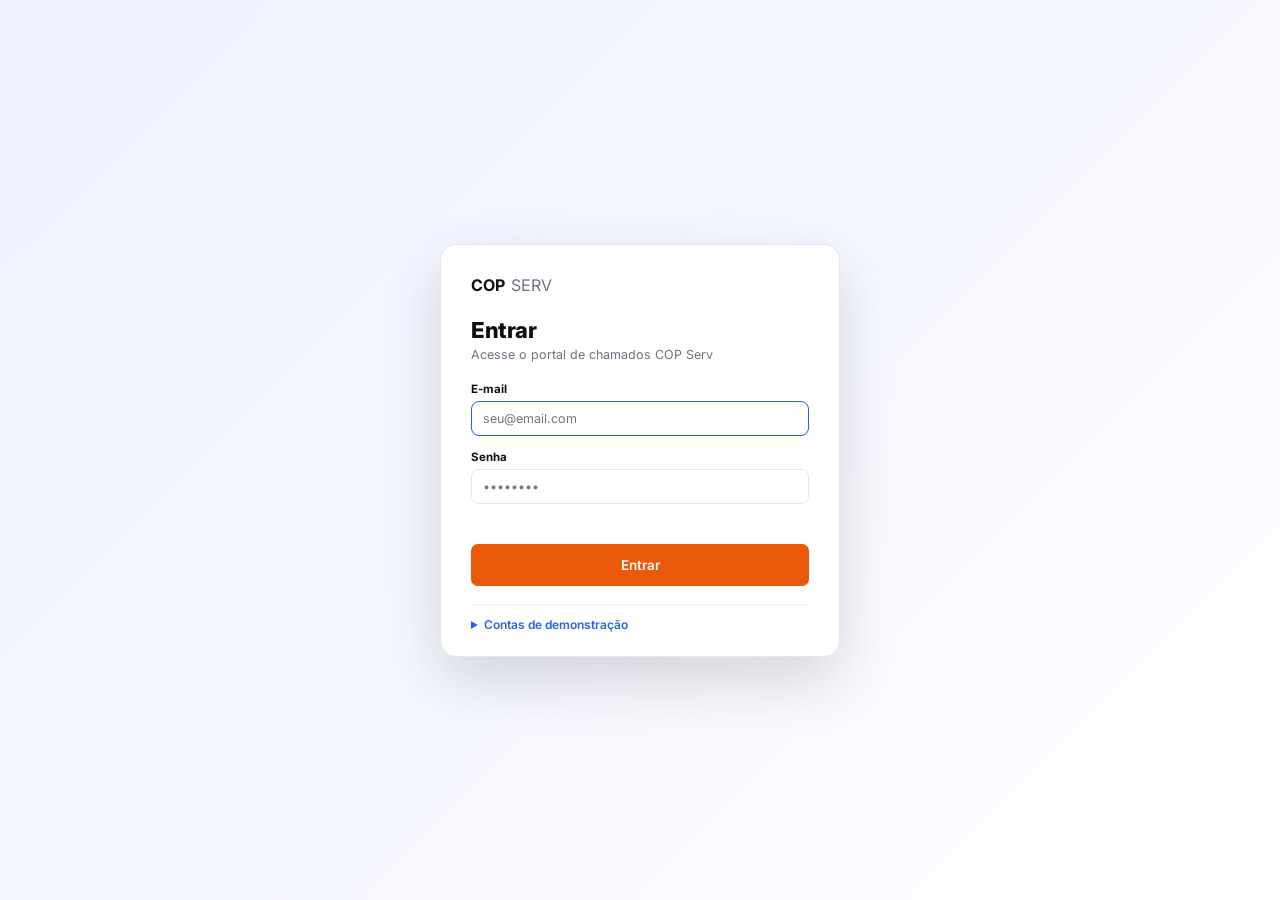
<file: index.html>
<!DOCTYPE html>
<html lang="pt-BR">
<head>
  <meta charset="UTF-8">
  <meta name="viewport" content="width=device-width, initial-scale=1.0">
  <title>COP SERV</title>
  <link rel="preconnect" href="https://fonts.googleapis.com">
  <link rel="preconnect" href="https://fonts.gstatic.com" crossorigin>
  <link href="https://fonts.googleapis.com/css2?family=Inter:wght@400;500;600;700;800&display=swap" rel="stylesheet">
  <link rel="stylesheet" href="styles.css?v=202608291315">
</head>
<body>

  <!-- HEADER (montado via JS em app.js, usa ícones de icons.js) -->
  <div class="header" id="header"></div>

  <div class="main-container">
    <!-- SIDEBAR (montado via JS) -->
    <div class="sidebar" id="sidebar"></div>

    <!-- CONTENT -->
    <div class="content-wrapper">

      <!-- OVERVIEW (esqueleto montado via JS, listas dinâmicas preenchidas por render*) -->
      <section class="view" id="view-overview">
        <div class="overview-grid" id="overview-grid"></div>
      </section>

      <!-- CATALOGO -->
      <section class="view" id="view-catalog">
        <div class="breadcrumb">Serviços &gt; Solicitar Serviço de TI</div>
        <div class="page-header">
          <div>
            <div class="page-title">Solicitar Serviço de TI</div>
            <div class="page-subtitle">Escolha um serviço para abrir um novo chamado</div>
          </div>
        </div>
        <div id="catalog-admin-bar"></div>
        <div class="filter-bar">
          <input type="text" id="catalog-search" placeholder="Buscar por nome ou descrição do serviço">
        </div>
        <div class="category-tabs" id="category-tabs"></div>
        <div id="catalog-content"></div>
      </section>

      <!-- MEUS CHAMADOS -->
      <section class="view" id="view-tickets">
        <div class="page-header">
          <div>
            <div class="page-title">Meus Chamados</div>
            <div class="page-subtitle">Acompanhe o status de tudo que você solicitou</div>
          </div>
          <button class="btn btn-primary" data-open-new-ticket>+ Novo chamado</button>
        </div>
        <div class="table-wrap panel">
          <table class="data-table">
            <thead><tr><th>ID</th><th>Serviço</th><th>Categoria</th><th>Solicitante</th><th>Prioridade</th><th>Status</th><th>Tempo aberto</th><th>Atualizado</th></tr></thead>
            <tbody id="view-tickets-body"></tbody>
          </table>
        </div>
      </section>

      <!-- MEUS ATENDIMENTOS (fila + envolvidos unificados) -->
      <section class="view" id="view-atendimentos">
        <div class="page-header">
          <div>
            <div class="page-title">Meus Atendimentos</div>
            <div class="page-subtitle" id="atend-subtitle">Chamados sob sua responsabilidade e em que você participa</div>
          </div>
          <div class="seg-control" id="atend-filter"></div>
        </div>
        <div id="atend-list"></div>
      </section>

      <!-- USUÁRIOS (admin) -->
      <section class="view" id="view-users">
        <div class="page-header">
          <div>
            <div class="page-title">Usuários</div>
            <div class="page-subtitle">Cadastre e gerencie as contas e seus papéis</div>
          </div>
          <button class="btn btn-primary" id="btn-add-user">+ Novo usuário</button>
        </div>
        <div class="table-wrap panel">
          <table class="data-table">
            <thead><tr><th>Usuário</th><th>Papel</th><th>Situação</th><th class="ta-right">Ações</th></tr></thead>
            <tbody id="users-body"></tbody>
          </table>
        </div>
      </section>

      <!-- MINHAS APROVAÇÕES -->
      <section class="view" id="view-approvals">
        <div class="page-header">
          <div>
            <div class="page-title">Minhas Aprovações</div>
            <div class="page-subtitle">Chamados aguardando sua decisão</div>
          </div>
        </div>
        <div id="approvals-full-list"></div>
      </section>

      <!-- OBSERVANDO -->
      <section class="view" id="view-watching">
        <div class="page-header">
          <div>
            <div class="page-title">Observando</div>
            <div class="page-subtitle">Chamados que você está acompanhando</div>
          </div>
        </div>
        <div class="table-wrap panel">
          <table class="data-table">
            <thead><tr><th>ID</th><th>Serviço</th><th>Categoria</th><th>Solicitante</th><th>Prioridade</th><th>Status</th><th>Tempo aberto</th><th>Atualizado</th></tr></thead>
            <tbody id="view-watching-body"></tbody>
          </table>
        </div>
      </section>

      <!-- RESULTADOS DA BUSCA -->
      <section class="view" id="view-search">
        <div class="page-header">
          <div>
            <div class="page-title">Busca</div>
            <div class="page-subtitle" id="search-subtitle">Encontre chamados por número, solicitante, responsável ou palavra-chave</div>
          </div>
        </div>
        <div id="search-results"></div>
      </section>

      <!-- MEUS ATIVOS -->
      <section class="view" id="view-assets">
        <div class="page-header">
          <div>
            <div class="page-title">Meus Ativos</div>
            <div class="page-subtitle">Equipamentos e licenças atribuídos a você</div>
          </div>
        </div>
        <div class="panel" id="assets-list"></div>
      </section>

      <!-- PÁGINA PERSONALIZADA -->
      <section class="view" id="view-page">
        <div class="page-header" id="page-view-header"></div>
        <div class="panel" id="page-view-content"></div>
      </section>

      <!-- ADMIN: PÁGINAS -->
      <section class="view" id="view-pages">
        <div class="page-header">
          <div>
            <div class="page-title">Páginas</div>
            <div class="page-subtitle">Crie páginas personalizadas — elas viram abas na barra lateral, visíveis para todos</div>
          </div>
          <button class="btn btn-primary" id="btn-add-page">+ Nova página</button>
        </div>
        <div class="table-wrap panel">
          <table class="data-table">
            <thead><tr><th>Página</th><th>Situação</th><th class="ta-right">Ações</th></tr></thead>
            <tbody id="pages-admin-body"></tbody>
          </table>
        </div>
      </section>

    </div>
  </div>

  <!-- MODAL: NOVO CHAMADO -->
  <div class="modal-overlay" id="ticket-modal">
    <div class="modal">
      <div class="modal-header">
        <div class="modal-title" id="ticket-modal-title">Abrir novo chamado</div>
        <button class="modal-close" data-close-modal="ticket">✕</button>
      </div>
      <form id="ticket-form">
        <div class="modal-body">
          <div class="form-group approval-note" id="new-ticket-approval-note" style="display:none;">
            Este serviço requer aprovação antes de ser atendido.
          </div>
          <div class="form-row">
            <div class="form-group">
              <label for="field-category">Categoria</label>
              <select class="form-control" id="field-category"></select>
            </div>
            <div class="form-group">
              <label for="field-service">Serviço</label>
              <input type="text" class="form-control" id="field-service" placeholder="Ex: Notebook">
            </div>
          </div>
          <div class="form-group">
            <label for="field-title">Título do chamado *</label>
            <input type="text" class="form-control" id="field-title" placeholder="Resumo do que você precisa" required>
          </div>
          <div class="form-group">
            <label for="field-description">Descrição *</label>
            <textarea class="form-control" id="field-description" placeholder="Descreva sua solicitação em detalhes" required></textarea>
          </div>
          <div class="form-group">
            <label for="field-priority">Prioridade</label>
            <select class="form-control" id="field-priority">
              <option>Baixa</option>
              <option selected>Média</option>
              <option>Alta</option>
              <option>Urgente</option>
            </select>
          </div>
        </div>
        <div class="modal-footer">
          <button type="button" class="btn btn-secondary" data-close-modal="ticket">Cancelar</button>
          <button type="submit" class="btn btn-primary">Enviar chamado</button>
        </div>
      </form>
    </div>
  </div>

  <!-- MODAL: DETALHE DO CHAMADO -->
  <div class="modal-overlay" id="detail-modal">
    <div class="modal">
      <div class="modal-header">
        <div class="modal-title" id="detail-modal-title">Chamado</div>
        <button class="modal-close" data-close-modal="detail">✕</button>
      </div>
      <div class="modal-body">
        <div class="detail-meta-grid" id="detail-meta"></div>
        <div class="detail-desc" id="detail-desc"></div>
        <div class="detail-participants" id="detail-participants"></div>

        <div class="action-row" id="detail-actions"></div>

        <div class="panel-header" style="margin-top:18px;">
          <div class="panel-title">Histórico</div>
        </div>
        <div class="timeline" id="detail-timeline"></div>

        <form id="detail-comment-form" class="comment-box">
          <input type="text" class="form-control" id="detail-comment-input" placeholder="Adicionar um comentário...">
          <button type="submit" class="btn btn-secondary btn-sm">Enviar</button>
        </form>
      </div>
    </div>
  </div>

  <!-- MODAL: ENCAMINHAR (hierarquia) -->
  <div class="modal-overlay" id="forward-modal">
    <div class="modal modal-sm">
      <div class="modal-header">
        <div class="modal-title">Encaminhar chamado</div>
        <button class="modal-close" data-close-modal="forward">✕</button>
      </div>
      <form id="forward-form">
        <div class="modal-body">
          <p class="modal-hint">Encaminhe <strong id="forward-ticket-label"></strong> para o próximo nível da hierarquia.</p>
          <div class="form-group">
            <label for="forward-role">Nível / papel</label>
            <select class="form-control" id="forward-role"></select>
          </div>
          <div class="form-group">
            <label for="forward-user">Responsável</label>
            <select class="form-control" id="forward-user"></select>
          </div>
          <div class="form-group">
            <label for="forward-note">Observação (opcional)</label>
            <textarea class="form-control" id="forward-note" placeholder="Instruções para quem vai atender"></textarea>
          </div>
        </div>
        <div class="modal-footer">
          <button type="button" class="btn btn-secondary" data-close-modal="forward">Cancelar</button>
          <button type="submit" class="btn btn-primary">Encaminhar</button>
        </div>
      </form>
    </div>
  </div>

  <!-- MODAL: USUÁRIO (admin) -->
  <div class="modal-overlay" id="user-modal">
    <div class="modal modal-sm">
      <div class="modal-header">
        <div class="modal-title" id="user-modal-title">Novo usuário</div>
        <button class="modal-close" data-close-modal="user">✕</button>
      </div>
      <form id="user-form">
        <div class="modal-body">
          <div class="form-group">
            <label for="u-name">Nome completo *</label>
            <input type="text" class="form-control" id="u-name" required>
          </div>
          <div class="form-group">
            <label for="u-email">E-mail (login) *</label>
            <input type="email" class="form-control" id="u-email" required>
          </div>
          <div class="form-group">
            <label for="u-password">Senha *</label>
            <input type="text" class="form-control" id="u-password" required>
            <div class="hint">Protótipo: a senha fica salva no navegador (sem criptografia).</div>
          </div>
          <div class="form-row">
            <div class="form-group">
              <label for="u-role">Papel</label>
              <select class="form-control" id="u-role"></select>
            </div>
            <div class="form-group">
              <label>Situação</label>
              <label class="switch-row"><input type="checkbox" id="u-active" checked> Ativo</label>
            </div>
          </div>
        </div>
        <div class="modal-footer">
          <button type="button" class="btn btn-secondary" data-close-modal="user">Cancelar</button>
          <button type="submit" class="btn btn-primary">Salvar</button>
        </div>
      </form>
    </div>
  </div>

  <!-- MODAL: CATEGORIA (admin) -->
  <div class="modal-overlay" id="category-modal">
    <div class="modal modal-sm">
      <div class="modal-header">
        <div class="modal-title" id="category-modal-title">Nova categoria</div>
        <button class="modal-close" data-close-modal="category">✕</button>
      </div>
      <form id="category-form">
        <div class="modal-body">
          <div class="form-row">
            <div class="form-group" style="max-width:90px;">
              <label for="cat-icon">Ícone</label>
              <input type="text" class="form-control" id="cat-icon" maxlength="4" placeholder="📁">
            </div>
            <div class="form-group">
              <label for="cat-label">Nome da aba/categoria *</label>
              <input type="text" class="form-control" id="cat-label" required>
            </div>
          </div>
        </div>
        <div class="modal-footer">
          <button type="button" class="btn btn-secondary" data-close-modal="category">Cancelar</button>
          <button type="submit" class="btn btn-primary">Salvar</button>
        </div>
      </form>
    </div>
  </div>

  <!-- MODAL: SERVIÇO (admin) -->
  <div class="modal-overlay" id="service-modal">
    <div class="modal">
      <div class="modal-header">
        <div class="modal-title" id="service-modal-title">Novo serviço</div>
        <button class="modal-close" data-close-modal="service">✕</button>
      </div>
      <form id="service-form">
        <div class="modal-body">
          <div class="form-row">
            <div class="form-group" style="max-width:90px;">
              <label for="svc-icon">Ícone</label>
              <input type="text" class="form-control" id="svc-icon" maxlength="4" placeholder="📄">
            </div>
            <div class="form-group">
              <label for="svc-title">Nome do serviço *</label>
              <input type="text" class="form-control" id="svc-title" required>
            </div>
          </div>
          <div class="form-group">
            <label for="svc-desc">Descrição</label>
            <input type="text" class="form-control" id="svc-desc" placeholder="Breve descrição do serviço">
          </div>
          <div class="form-row">
            <div class="form-group">
              <label for="svc-category">Categoria</label>
              <select class="form-control" id="svc-category"></select>
            </div>
            <div class="form-group">
              <label for="svc-group">Grupo/seção</label>
              <input type="text" class="form-control" id="svc-group" placeholder="Ex: Solicitar Software">
            </div>
          </div>
          <div class="form-group">
            <label class="switch-row"><input type="checkbox" id="svc-approval"> Requer aprovação</label>
          </div>
        </div>
        <div class="modal-footer">
          <button type="button" class="btn btn-secondary" data-close-modal="service">Cancelar</button>
          <button type="submit" class="btn btn-primary">Salvar</button>
        </div>
      </form>
    </div>
  </div>

  <!-- MODAL: PÁGINA PERSONALIZADA -->
  <div class="modal-overlay" id="page-modal">
    <div class="modal">
      <div class="modal-header">
        <div class="modal-title" id="page-modal-title">Nova página</div>
        <button class="modal-close" data-close-modal="page">✕</button>
      </div>
      <form id="page-form">
        <div class="modal-body">
          <div class="form-row">
            <div class="form-group" style="max-width:90px;">
              <label for="pg-icon">Ícone</label>
              <input type="text" class="form-control" id="pg-icon" maxlength="4" placeholder="📄">
            </div>
            <div class="form-group">
              <label for="pg-title">Título da página *</label>
              <input type="text" class="form-control" id="pg-title" required>
            </div>
          </div>
          <div class="form-group">
            <label for="pg-content">Conteúdo</label>
            <textarea class="form-control" id="pg-content" rows="8" placeholder="Escreva o conteúdo da página. Links (http://...) viram clicáveis automaticamente e as quebras de linha são preservadas."></textarea>
          </div>
          <div class="form-group">
            <label class="switch-row"><input type="checkbox" id="pg-visible" checked> Visível para todos os usuários</label>
          </div>
        </div>
        <div class="modal-footer">
          <button type="button" class="btn btn-secondary" data-close-modal="page">Cancelar</button>
          <button type="submit" class="btn btn-primary">Salvar</button>
        </div>
      </form>
    </div>
  </div>

  <!-- input oculto para importar a imagem do topo -->
  <input type="file" id="hero-img-input" accept="image/*" style="display:none">

  <!-- TELA DE LOGIN -->
  <div class="login-screen" id="login-screen">
    <div class="login-card">
      <div class="login-brand">
        <span class="logo-text"><strong>COP</strong> <em>SERV</em></span>
      </div>
      <h1 class="login-title">Entrar</h1>
      <p class="login-sub">Acesse o portal de chamados COP Serv</p>
      <form id="login-form">
        <div class="form-group">
          <label for="login-email">E-mail</label>
          <input type="email" class="form-control" id="login-email" autocomplete="username" placeholder="seu@email.com" required>
        </div>
        <div class="form-group">
          <label for="login-password">Senha</label>
          <input type="password" class="form-control" id="login-password" autocomplete="current-password" placeholder="••••••••" required>
        </div>
        <div class="login-error" id="login-error"></div>
        <button type="submit" class="btn btn-primary login-submit">Entrar</button>
      </form>
      <details class="login-demo">
        <summary>Contas de demonstração</summary>
        <div class="login-demo-body">
          <div><strong>Admin:</strong> wsavliscrds@gmail.com · <span class="mono">admin123</span></div>
          <div>coordenador@sea.com · supervisor@sea.com · analista@sea.com</div>
          <div>associado@sea.com · assistente@sea.com · aprendiz@sea.com · colaborador@sea.com</div>
          <div class="login-demo-note">Senha das contas de teste: <span class="mono">senha123</span></div>
        </div>
      </details>
    </div>
  </div>

  <div class="toast-container" id="toast-container"></div>

  <script src="vendor/supabase.min.js"></script>
  <script src="config.js"></script>
  <script src="icons.js"></script>
  <script src="app.js?v=202608291245"></script>
</body>
</html>
</file>
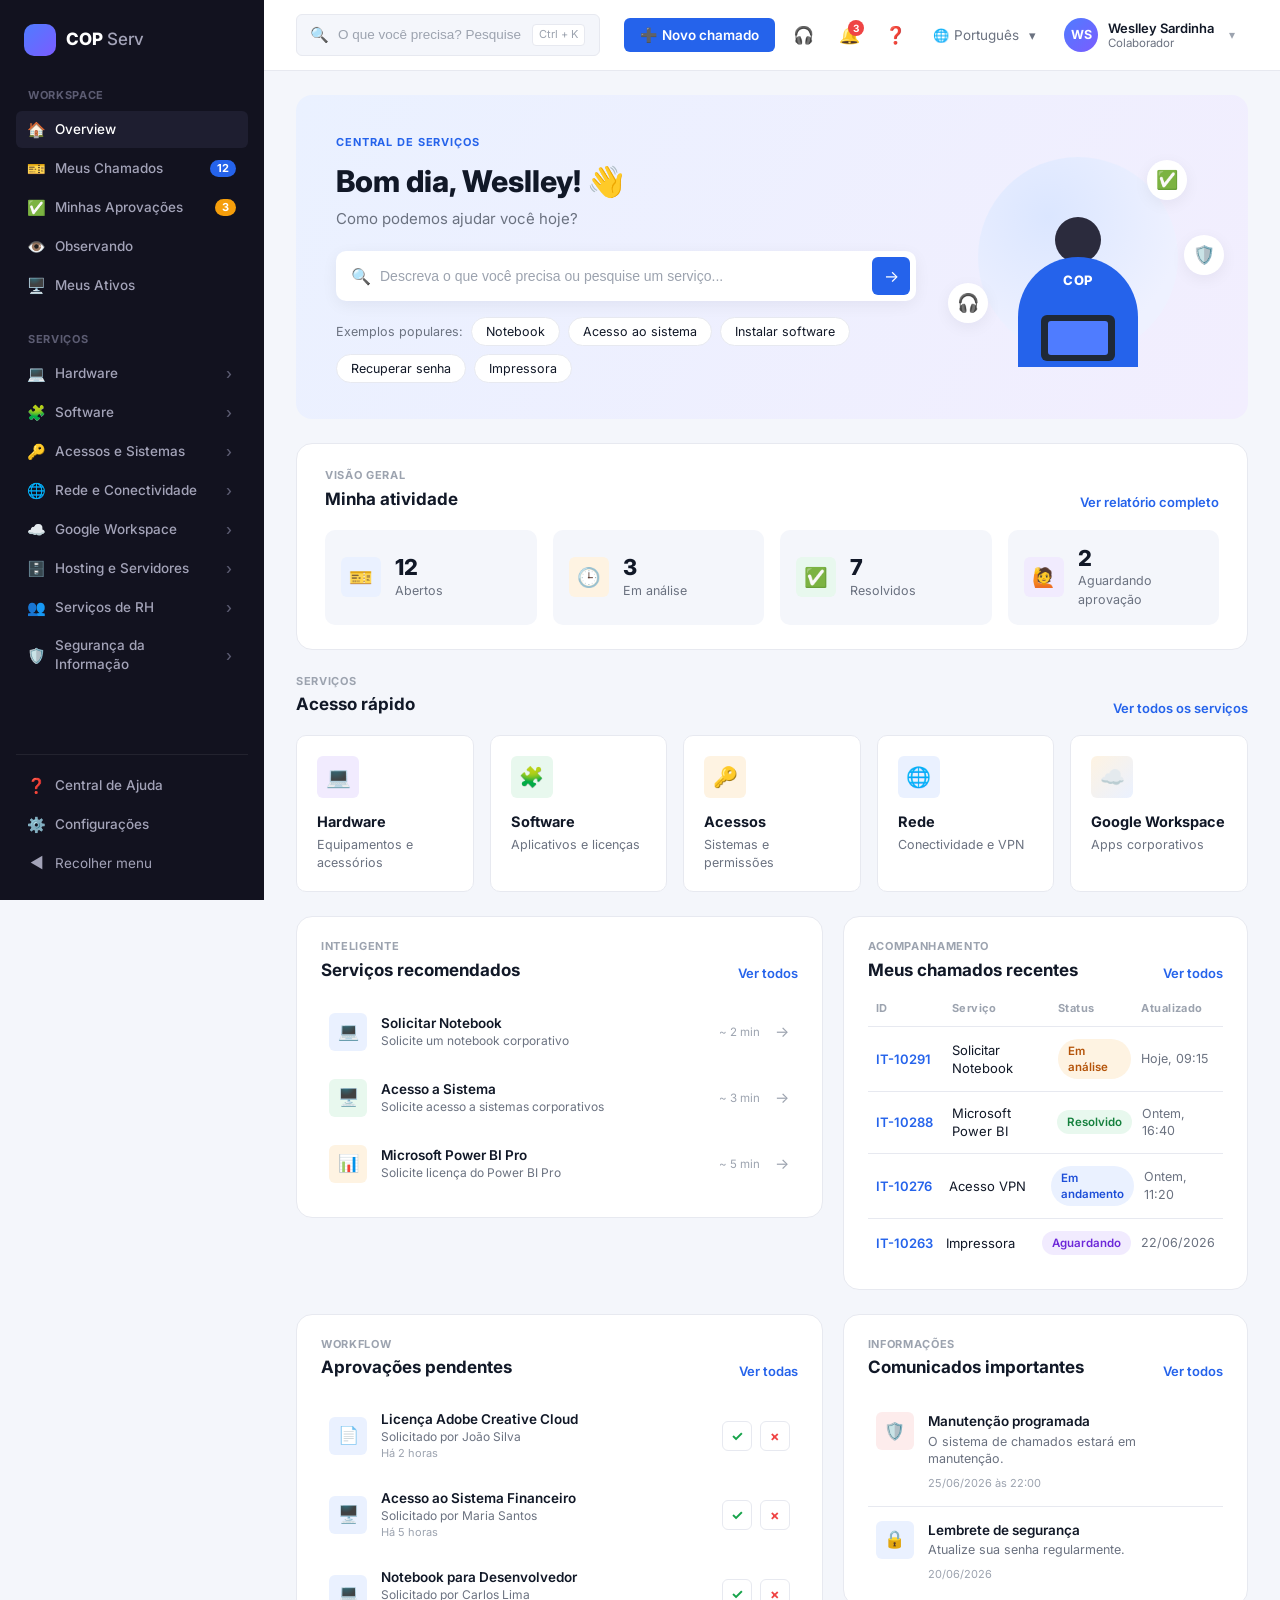
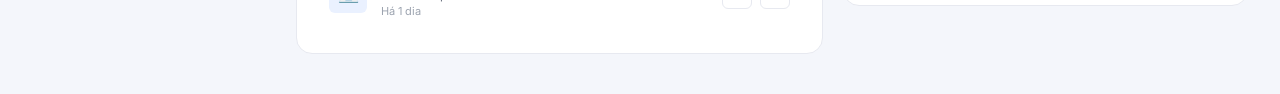
<file: cop-serv/index.html>
<!DOCTYPE html>
<html lang="pt-BR">
<head>
    <meta charset="UTF-8">
    <meta name="viewport" content="width=device-width, initial-scale=1.0">

    <title>COP Serv | Central de Serviços</title>

    <link rel="stylesheet" href="style.css">

    <!-- Google Fonts -->
    <link rel="preconnect" href="https://fonts.googleapis.com">
    <link rel="preconnect" href="https://fonts.gstatic.com" crossorigin>
    <link
        href="https://fonts.googleapis.com/css2?family=Inter:wght@400;500;600;700;800&display=swap"
        rel="stylesheet"
    >

    <link rel="icon" href="data:,">
</head>

<body>

<div class="app">

    <!-- =====================================================
         SIDEBAR
    ====================================================== -->

    <aside class="sidebar">

        <div class="brand">

            <div class="brand-logo">
                <span class="logo-circle"></span>
            </div>

            <div class="brand-text">
                <strong>COP</strong>
                <span>Serv</span>
            </div>

        </div>


        <nav class="sidebar-nav">

            <div class="nav-section">

                <span class="nav-title">WORKSPACE</span>

                <a href="index.html" class="nav-item active">
                    <i class="icon">🏠</i>
                    <span>Overview</span>
                </a>

                <a href="servicos.html" class="nav-item">
                    <i class="icon">🎫</i>
                    <span>Meus Chamados</span>
                    <b class="badge blue">12</b>
                </a>

                <a href="#" class="nav-item">
                    <i class="icon">✅</i>
                    <span>Minhas Aprovações</span>
                    <b class="badge orange">3</b>
                </a>

                <a href="#" class="nav-item">
                    <i class="icon">👁️</i>
                    <span>Observando</span>
                </a>

                <a href="#" class="nav-item">
                    <i class="icon">🖥️</i>
                    <span>Meus Ativos</span>
                </a>

            </div>


            <div class="nav-section">

                <span class="nav-title">SERVIÇOS</span>

                <a href="servicos.html#hardware" class="nav-item">
                    <i class="icon">💻</i>
                    <span>Hardware</span>
                    <i class="icon arrow">›</i>
                </a>

                <a href="servicos.html#software" class="nav-item">
                    <i class="icon">🧩</i>
                    <span>Software</span>
                    <i class="icon arrow">›</i>
                </a>

                <a href="servicos.html" class="nav-item">
                    <i class="icon">🔑</i>
                    <span>Acessos e Sistemas</span>
                    <i class="icon arrow">›</i>
                </a>

                <a href="servicos.html" class="nav-item">
                    <i class="icon">🌐</i>
                    <span>Rede e Conectividade</span>
                    <i class="icon arrow">›</i>
                </a>

                <a href="servicos.html" class="nav-item">
                    <i class="icon">☁️</i>
                    <span>Google Workspace</span>
                    <i class="icon arrow">›</i>
                </a>

                <a href="servicos.html" class="nav-item">
                    <i class="icon">🗄️</i>
                    <span>Hosting e Servidores</span>
                    <i class="icon arrow">›</i>
                </a>

                <a href="servicos.html" class="nav-item">
                    <i class="icon">👥</i>
                    <span>Serviços de RH</span>
                    <i class="icon arrow">›</i>
                </a>

                <a href="servicos.html" class="nav-item">
                    <i class="icon">🛡️</i>
                    <span>Segurança da Informação</span>
                    <i class="icon arrow">›</i>
                </a>

            </div>

        </nav>


        <div class="sidebar-bottom">

            <a href="#" class="nav-item">
                <i class="icon">❓</i>
                <span>Central de Ajuda</span>
            </a>

            <a href="#" class="nav-item">
                <i class="icon">⚙️</i>
                <span>Configurações</span>
            </a>

            <button class="collapse-menu">
                <i class="icon">◀</i>
                Recolher menu
            </button>

        </div>

    </aside>


    <!-- =====================================================
         MAIN
    ====================================================== -->

    <main class="main">


        <!-- HEADER -->

        <header class="topbar">

            <div class="top-search">

                <i class="icon">🔍</i>

                <input
                    type="text"
                    placeholder="O que você precisa? Pesquise serviços, chamados, sistemas..."
                >

                <span class="shortcut">
                    Ctrl + K
                </span>

            </div>


            <div class="top-actions">

                <button class="new-ticket">
                    <i class="icon">➕</i>
                    Novo chamado
                </button>

                <button class="icon-button">
                    <i class="icon">🎧</i>
                </button>

                <button class="icon-button notification">
                    <i class="icon">🔔</i>
                    <span>3</span>
                </button>

                <button class="icon-button">
                    <i class="icon">❓</i>
                </button>

                <button class="language">
                    <i class="icon">🌐</i>
                    Português
                    <i class="icon">▾</i>
                </button>


                <div class="profile">

                    <div class="avatar">
                        WS
                    </div>

                    <div class="profile-info">
                        <strong>Weslley Sardinha</strong>
                        <small>Colaborador</small>
                    </div>

                    <i class="icon">▾</i>

                </div>

            </div>

        </header>


        <!-- CONTENT -->

        <section class="content">


            <!-- HERO -->

            <section class="hero">

                <div class="hero-content">

                    <span class="eyebrow">
                        CENTRAL DE SERVIÇOS
                    </span>

                    <h1>
                        Bom dia, Weslley! 👋
                    </h1>

                    <p>
                        Como podemos ajudar você hoje?
                    </p>


                    <div class="hero-search">

                        <i class="icon">🔍</i>

                        <input
                            type="text"
                            placeholder="Descreva o que você precisa ou pesquise um serviço..."
                        >

                        <button>
                            <i class="icon">→</i>
                        </button>

                    </div>


                    <div class="popular-search">

                        <span>Exemplos populares:</span>

                        <button>Notebook</button>
                        <button>Acesso ao sistema</button>
                        <button>Instalar software</button>
                        <button>Recuperar senha</button>
                        <button>Impressora</button>

                    </div>

                </div>


                <div class="hero-illustration">

                    <div class="illustration-circle"></div>

                    <div class="person">

                        <div class="head"></div>

                        <div class="body">
                            <span>COP</span>
                        </div>

                        <div class="laptop">
                            <div></div>
                        </div>

                    </div>

                    <div class="floating-icon icon-one">
                        <i class="icon">✅</i>
                    </div>

                    <div class="floating-icon icon-two">
                        <i class="icon">🎧</i>
                    </div>

                    <div class="floating-icon icon-three">
                        <i class="icon">🛡️</i>
                    </div>

                </div>

            </section>



            <!-- ACTIVITY -->

            <section class="activity-card">

                <div class="section-header">

                    <div>
                        <span class="section-label">
                            VISÃO GERAL
                        </span>

                        <h2>Minha atividade</h2>
                    </div>

                    <a href="#">
                        Ver relatório completo
                    </a>

                </div>


                <div class="metrics">

                    <div class="metric blue">

                        <div class="metric-icon">
                            <i class="icon">🎫</i>
                        </div>

                        <div>
                            <strong>12</strong>
                            <span>Abertos</span>
                        </div>

                    </div>


                    <div class="metric orange">

                        <div class="metric-icon">
                            <i class="icon">🕒</i>
                        </div>

                        <div>
                            <strong>3</strong>
                            <span>Em análise</span>
                        </div>

                    </div>


                    <div class="metric green">

                        <div class="metric-icon">
                            <i class="icon">✅</i>
                        </div>

                        <div>
                            <strong>7</strong>
                            <span>Resolvidos</span>
                        </div>

                    </div>


                    <div class="metric purple">

                        <div class="metric-icon">
                            <i class="icon">🙋</i>
                        </div>

                        <div>
                            <strong>2</strong>
                            <span>Aguardando aprovação</span>
                        </div>

                    </div>

                </div>

            </section>



            <!-- QUICK ACCESS -->

            <section class="section">

                <div class="section-header">

                    <div>
                        <span class="section-label">
                            SERVIÇOS
                        </span>

                        <h2>Acesso rápido</h2>
                    </div>

                    <a href="servicos.html">
                        Ver todos os serviços
                    </a>

                </div>


                <div class="service-grid">


                    <a href="servicos.html#hardware" class="service-card">

                        <div class="service-icon purple">
                            <i class="icon">💻</i>
                        </div>

                        <h3>Hardware</h3>

                        <p>
                            Equipamentos e acessórios
                        </p>

                        <span class="service-arrow">
                            →
                        </span>

                    </a>


                    <a href="servicos.html#software" class="service-card">

                        <div class="service-icon green">
                            <i class="icon">🧩</i>
                        </div>

                        <h3>Software</h3>

                        <p>
                            Aplicativos e licenças
                        </p>

                        <span class="service-arrow">
                            →
                        </span>

                    </a>


                    <a href="servicos.html" class="service-card">

                        <div class="service-icon orange">
                            <i class="icon">🔑</i>
                        </div>

                        <h3>Acessos</h3>

                        <p>
                            Sistemas e permissões
                        </p>

                        <span class="service-arrow">
                            →
                        </span>

                    </a>


                    <a href="servicos.html" class="service-card">

                        <div class="service-icon blue">
                            <i class="icon">🌐</i>
                        </div>

                        <h3>Rede</h3>

                        <p>
                            Conectividade e VPN
                        </p>

                        <span class="service-arrow">
                            →
                        </span>

                    </a>


                    <a href="servicos.html" class="service-card">

                        <div class="service-icon google">
                            <i class="icon">☁️</i>
                        </div>

                        <h3>Google Workspace</h3>

                        <p>
                            Apps corporativos
                        </p>

                        <span class="service-arrow">
                            →
                        </span>

                    </a>

                </div>

            </section>



            <!-- LOWER GRID -->

            <div class="dashboard-grid">


                <!-- RECOMMENDED -->

                <section class="panel">

                    <div class="section-header">

                        <div>
                            <span class="section-label">
                                INTELIGENTE
                            </span>

                            <h2>Serviços recomendados</h2>
                        </div>

                        <a href="servicos.html">
                            Ver todos
                        </a>

                    </div>


                    <div class="recommend-list">


                        <a href="servicos.html#hardware" class="recommend">

                            <div class="recommend-icon">
                                <i class="icon">💻</i>
                            </div>

                            <div class="recommend-content">
                                <strong>Solicitar Notebook</strong>
                                <span>Solicite um notebook corporativo</span>
                            </div>

                            <small>~ 2 min</small>

                            <i class="icon">→</i>

                        </a>


                        <a href="servicos.html" class="recommend">

                            <div class="recommend-icon green">
                                <i class="icon">🖥️</i>
                            </div>

                            <div class="recommend-content">
                                <strong>Acesso a Sistema</strong>
                                <span>Solicite acesso a sistemas corporativos</span>
                            </div>

                            <small>~ 3 min</small>

                            <i class="icon">→</i>

                        </a>


                        <a href="servicos.html#software" class="recommend">

                            <div class="recommend-icon yellow">
                                <i class="icon">📊</i>
                            </div>

                            <div class="recommend-content">
                                <strong>Microsoft Power BI Pro</strong>
                                <span>Solicite licença do Power BI Pro</span>
                            </div>

                            <small>~ 5 min</small>

                            <i class="icon">→</i>

                        </a>

                    </div>

                </section>



                <!-- TICKETS -->

                <section class="panel">

                    <div class="section-header">

                        <div>
                            <span class="section-label">
                                ACOMPANHAMENTO
                            </span>

                            <h2>Meus chamados recentes</h2>
                        </div>

                        <a href="#">
                            Ver todos
                        </a>

                    </div>


                    <div class="ticket-table">

                        <div class="ticket-head">
                            <span>ID</span>
                            <span>Serviço</span>
                            <span>Status</span>
                            <span>Atualizado</span>
                        </div>


                        <div class="ticket-row">

                            <strong>IT-10291</strong>

                            <span>Solicitar Notebook</span>

                            <em class="status analyzing">
                                Em análise
                            </em>

                            <span>Hoje, 09:15</span>

                        </div>


                        <div class="ticket-row">

                            <strong>IT-10288</strong>

                            <span>Microsoft Power BI</span>

                            <em class="status resolved">
                                Resolvido
                            </em>

                            <span>Ontem, 16:40</span>

                        </div>


                        <div class="ticket-row">

                            <strong>IT-10276</strong>

                            <span>Acesso VPN</span>

                            <em class="status progress">
                                Em andamento
                            </em>

                            <span>Ontem, 11:20</span>

                        </div>


                        <div class="ticket-row">

                            <strong>IT-10263</strong>

                            <span>Impressora</span>

                            <em class="status waiting">
                                Aguardando
                            </em>

                            <span>22/06/2026</span>

                        </div>

                    </div>

                </section>

            </div>



            <!-- BOTTOM -->

            <div class="dashboard-grid">


                <!-- APPROVALS -->

                <section class="panel">

                    <div class="section-header">

                        <div>
                            <span class="section-label">
                                WORKFLOW
                            </span>

                            <h2>Aprovações pendentes</h2>
                        </div>

                        <a href="#">
                            Ver todas
                        </a>

                    </div>


                    <div class="approval-list">


                        <div class="approval">

                            <div class="approval-icon">
                                <i class="icon">📄</i>
                            </div>

                            <div>
                                <strong>Licença Adobe Creative Cloud</strong>
                                <span>Solicitado por João Silva</span>
                                <small>Há 2 horas</small>
                            </div>

                            <div class="approval-actions">
                                <button class="approve">
                                    ✓
                                </button>

                                <button class="reject">
                                    ×
                                </button>
                            </div>

                        </div>


                        <div class="approval">

                            <div class="approval-icon">
                                <i class="icon">🖥️</i>
                            </div>

                            <div>
                                <strong>Acesso ao Sistema Financeiro</strong>
                                <span>Solicitado por Maria Santos</span>
                                <small>Há 5 horas</small>
                            </div>

                            <div class="approval-actions">
                                <button class="approve">
                                    ✓
                                </button>

                                <button class="reject">
                                    ×
                                </button>
                            </div>

                        </div>


                        <div class="approval">

                            <div class="approval-icon">
                                <i class="icon">💻</i>
                            </div>

                            <div>
                                <strong>Notebook para Desenvolvedor</strong>
                                <span>Solicitado por Carlos Lima</span>
                                <small>Há 1 dia</small>
                            </div>

                            <div class="approval-actions">
                                <button class="approve">
                                    ✓
                                </button>

                                <button class="reject">
                                    ×
                                </button>
                            </div>

                        </div>

                    </div>

                </section>



                <!-- ANNOUNCEMENTS -->

                <section class="panel">

                    <div class="section-header">

                        <div>
                            <span class="section-label">
                                INFORMAÇÕES
                            </span>

                            <h2>Comunicados importantes</h2>
                        </div>

                        <a href="#">
                            Ver todos
                        </a>

                    </div>


                    <div class="announcement">

                        <div class="announcement-icon danger">
                            <i class="icon">🛡️</i>
                        </div>

                        <div>
                            <strong>Manutenção programada</strong>
                            <p>
                                O sistema de chamados estará em manutenção.
                            </p>
                            <small>25/06/2026 às 22:00</small>
                        </div>

                    </div>


                    <div class="announcement">

                        <div class="announcement-icon blue">
                            <i class="icon">🔒</i>
                        </div>

                        <div>
                            <strong>Lembrete de segurança</strong>
                            <p>
                                Atualize sua senha regularmente.
                            </p>
                            <small>20/06/2026</small>
                        </div>

                    </div>

                </section>

            </div>

        </section>

    </main>

</div>


<script>
    // Sidebar navigation active state
    document.querySelectorAll('.sidebar-nav .nav-item').forEach(item => {
        item.addEventListener('click', () => {
            document.querySelectorAll('.sidebar-nav .nav-item').forEach(i => i.classList.remove('active'));
            item.classList.add('active');
        });
    });

    // Collapse sidebar
    document.querySelector('.collapse-menu').addEventListener('click', () => {
        document.querySelector('.sidebar').classList.toggle('collapsed');
    });

    // Popular search chips fill the hero search input
    const heroInput = document.querySelector('.hero-search input');
    document.querySelectorAll('.popular-search button').forEach(chip => {
        chip.addEventListener('click', () => {
            heroInput.value = chip.textContent;
            heroInput.focus();
        });
    });

    // Approve / reject pending approvals
    document.querySelectorAll('.approval-actions button').forEach(btn => {
        btn.addEventListener('click', () => {
            const row = btn.closest('.approval');
            row.style.opacity = '0';
            setTimeout(() => row.remove(), 200);
        });
    });
</script>

</body>
</html>
</file>
<file: styles.css>
:root {
  --accent: #2563eb;
  --accent-dark: #1d4ed8;
  --action: #ea580c;
  --action-dark: #c2410c;
  --bg: #f5f6fa;
  --card-bg: #ffffff;
  --border: #e5e7eb;
  --text: #111111;
  --text-muted: #6b7280;
  --text-faint: #9ca3af;
  --sidebar-bg: #171723;
  --sidebar-border: #2a2939;
  --sidebar-text: #b8b8c8;
  --sidebar-text-active: #ffffff;
  --danger: #e24b4a;
  --success: #16a34a;
  --warning: #d97706;
  --purple: #7c3aed;
  --radius: 10px;

  /* Superfícies (temáveis: ver bloco [data-theme="dark"] no fim do arquivo) */
  --surface: #ffffff;
  --surface-2: #f5f6fa;
  --surface-hover: #f5f6fa;
  --header-bg: rgba(255, 255, 255, 0.72);
  --border-soft: #f0f0f2;
  --shadow: rgba(0, 0, 0, 0.06);
  --shadow-strong: rgba(0, 0, 0, 0.14);

  /* Curvas e durações inspiradas em springs: "smooth" é criticamente
     amortecida (sem overshoot, usada na maioria da UI); "spring" tem um
     leve overshoot, reservada para elementos com sensação de momentum
     (toasts). Ver skill apple-design. */
  --ease-smooth: cubic-bezier(0.22, 1, 0.36, 1);
  --ease-spring: cubic-bezier(0.34, 1.56, 0.64, 1);
  --dur-fast: 0.12s;
  --dur-base: 0.22s;
  --dur-slow: 0.32s;
}

* { margin: 0; padding: 0; box-sizing: border-box; }

body {
  font-family: 'Inter', -apple-system, BlinkMacSystemFont, 'Segoe UI', Roboto, 'Helvetica Neue', Arial, sans-serif;
  font-optical-sizing: auto;
  background: var(--bg);
  color: var(--text);
  -webkit-tap-highlight-color: transparent;
}

button, input, select, textarea { font-family: inherit; }

.ico-svg { width: 17px; height: 17px; display: block; flex-shrink: 0; }
.hidden { display: none !important; }

button:focus-visible, input:focus-visible, select:focus-visible, textarea:focus-visible, a:focus-visible {
  outline: 2px solid var(--accent);
  outline-offset: 2px;
}

/* HEADER */
.header {
  display: flex;
  align-items: center;
  justify-content: space-between;
  height: 60px;
  background: #ffffff;
  border-bottom: 1px solid var(--border);
  padding: 0 20px;
  position: sticky;
  top: 0;
  z-index: 200;
  gap: 16px;
}
/* Material translúcido: o header flutua sobre o conteúdo que rola por baixo
   dele, então ganha um vidro fosco em vez de uma barra opaca fixa. */
@supports (backdrop-filter: blur(1px)) or (-webkit-backdrop-filter: blur(1px)) {
  .header {
    background: rgba(255, 255, 255, 0.72);
    backdrop-filter: blur(20px) saturate(180%);
    -webkit-backdrop-filter: blur(20px) saturate(180%);
  }
}
@media (prefers-reduced-transparency: reduce) {
  .header { background: #ffffff; backdrop-filter: none; -webkit-backdrop-filter: none; }
}

.logo { display: flex; align-items: center; gap: 9px; font-weight: 700; font-size: 15px; white-space: nowrap; }
.logo-text em { font-style: normal; font-weight: 400; color: var(--text-muted); margin-left: 2px; }

.logo-icon {
  width: 30px; height: 30px; border-radius: 50%; flex-shrink: 0;
  background: conic-gradient(from 200deg, #2563eb, #7c3aed, #f59e0b, #10b981, #2563eb);
  position: relative;
}
.logo-icon::after { content: ''; position: absolute; inset: 8px; background: #fff; border-radius: 50%; }

.global-search {
  flex: 1; max-width: 620px; position: relative; display: flex; align-items: center;
  height: 38px; border: 1px solid var(--border); border-radius: 8px; background: var(--bg); padding: 0 12px;
}
.global-search .gs-icon { color: var(--text-faint); display: flex; margin-right: 8px; }
.global-search .gs-icon .ico-svg { width: 15px; height: 15px; }
.global-search input {
  flex: 1; border: none; background: transparent; font-size: 13px; color: var(--text); height: 100%;
}
.global-search input:focus { outline: none; }
.global-search:focus-within { border-color: var(--accent); background: #fff; }

.global-search .kbd {
  font-size: 10px; color: var(--text-faint); border: 1px solid var(--border); border-radius: 4px; padding: 2px 6px;
  pointer-events: none; background: #fff; flex-shrink: 0;
}

.header-right { display: flex; align-items: center; gap: 10px; flex-shrink: 0; }

.btn {
  border: none; border-radius: 7px; cursor: pointer; font-weight: 600; font-size: 12.5px;
  padding: 9px 14px; display: inline-flex; align-items: center; gap: 6px;
  transition: transform var(--dur-fast) var(--ease-smooth), background-color var(--dur-base) var(--ease-smooth),
              border-color var(--dur-base) var(--ease-smooth), color var(--dur-base) var(--ease-smooth);
}
.btn:active { transform: scale(0.96); }
.btn-primary { background: var(--action); color: #fff; }
.btn-primary:hover { background: var(--action-dark); }
.btn-secondary { background: #fff; border: 1px solid var(--border); color: var(--text); }
.btn-secondary:hover { border-color: var(--accent); color: var(--accent); }
.btn-ghost { background: transparent; color: var(--text-muted); }
.btn-ghost:hover { background: var(--bg); color: var(--text); }
.btn-danger { background: #fee2e2; color: var(--danger); }
.btn-danger:hover { background: var(--danger); color: #fff; }
.btn-sm { padding: 5px 10px; font-size: 11.5px; }
.btn:disabled { opacity: .5; cursor: not-allowed; }
.btn:disabled:active { transform: none; }

.btn-header-new {
  background: var(--action); border: 1.5px solid var(--action); color: #fff;
}
.btn-header-new .ico-svg { width: 14px; height: 14px; }
.btn-header-new:hover { background: var(--action-dark); border-color: var(--action-dark); }

.header-icon-btn {
  width: 34px; height: 34px; display: flex; align-items: center; justify-content: center;
  cursor: pointer; color: #555; border: none; background: none; border-radius: 8px;
  position: relative; flex-shrink: 0;
  transition: color var(--dur-base) var(--ease-smooth), background-color var(--dur-base) var(--ease-smooth), transform var(--dur-fast) var(--ease-smooth);
}
.header-icon-btn:hover { color: var(--text); background: var(--bg); }
.header-icon-btn:active { transform: scale(0.9); }

.badge-count {
  position: absolute; top: 1px; right: 1px; background: var(--danger); color: #fff;
  font-size: 9px; padding: 1px 4px; border-radius: 10px; font-weight: 700; min-width: 15px; text-align: center;
}
.badge-count.hidden { display: none; }

.lang-select {
  display: flex; align-items: center; gap: 6px; font-size: 12px; font-weight: 500; color: var(--text);
  border: none; background: none; cursor: pointer; padding: 6px 4px; white-space: nowrap;
}
.lang-select .flag { font-size: 14px; }
.lang-select .ico-svg { width: 13px; height: 13px; color: var(--text-faint); }

.user-profile { display: flex; align-items: center; gap: 8px; cursor: pointer; padding: 4px; border-radius: 8px; }
.user-profile:hover { background: var(--bg); }
.avatar {
  width: 32px; height: 32px; border-radius: 50%; background: var(--accent); color: #fff;
  display: flex; align-items: center; justify-content: center; font-size: 12px; font-weight: 700; flex-shrink: 0;
}
.user-meta { line-height: 1.25; }
.user-name { font-size: 12px; font-weight: 600; }
.user-role { font-size: 10.5px; color: var(--text-muted); }
.uc-chevron { color: var(--text-faint); display: flex; }
.uc-chevron .ico-svg { width: 13px; height: 13px; }

/* dropdown panel: ancorado no sino (top right), "materializa" a partir dali
   em vez de simplesmente aparecer — mesma origem de saída e de entrada. */
.dropdown-panel {
  position: absolute; top: 52px; right: 20px; width: 320px; max-height: 400px; overflow-y: auto;
  background: #fff; border: 1px solid var(--border); border-radius: var(--radius);
  box-shadow: 0 12px 32px rgba(0,0,0,.14); z-index: 300;
  transform-origin: top right;
  opacity: 0; visibility: hidden; pointer-events: none; transform: scale(0.95) translateY(-6px);
  transition: opacity var(--dur-base) var(--ease-smooth), transform var(--dur-base) var(--ease-smooth),
              visibility 0s linear var(--dur-base);
}
.dropdown-panel.open {
  opacity: 1; visibility: visible; pointer-events: auto; transform: scale(1) translateY(0);
  transition: opacity var(--dur-base) var(--ease-smooth), transform var(--dur-base) var(--ease-smooth),
              visibility 0s linear 0s;
}
.dropdown-header { padding: 12px 14px; font-size: 12.5px; font-weight: 700; border-bottom: 1px solid var(--border); }
.dropdown-item { padding: 10px 14px; border-bottom: 1px solid #f0f0f2; font-size: 12px; cursor: pointer; transition: background-color var(--dur-fast) var(--ease-smooth); }
.dropdown-item:hover { background: var(--bg); }
.dropdown-item:last-child { border-bottom: none; }
.dropdown-item .di-title { font-weight: 600; margin-bottom: 2px; }
.dropdown-item .di-meta { color: var(--text-faint); font-size: 10.5px; }
.dropdown-item.unread { background: rgba(234,88,12,.08); }
.dropdown-item.unread .di-title { color: var(--text); }
.di-dot { display: inline-block; width: 7px; height: 7px; border-radius: 50%; background: var(--action); margin-right: 6px; vertical-align: middle; }
.dropdown-empty { padding: 20px 14px; text-align: center; color: var(--text-faint); font-size: 12px; }

/* MAIN LAYOUT */
.main-container { display: flex; min-height: calc(100vh - 60px); }

/* SIDEBAR */
.sidebar {
  width: 232px; background: var(--sidebar-bg); color: #fff;
  padding: 14px 10px 0; flex-shrink: 0; position: sticky; top: 60px; height: calc(100vh - 60px);
  display: flex; flex-direction: column; transition: width var(--dur-slow) var(--ease-smooth);
}
.sidebar-scroll { flex: 1; overflow-y: auto; overscroll-behavior: contain; padding-bottom: 10px; }

.menu-section { margin-bottom: 14px; }
.menu-section-footer { border-top: 1px solid var(--sidebar-border); padding-top: 10px; margin-top: 4px; }
.menu-label {
  font-size: 10px; color: #8b8b9a; padding: 8px 10px 6px; font-weight: 700;
  text-transform: uppercase; letter-spacing: .6px;
}
.menu-item {
  padding: 9px 10px; margin: 2px 0; border-radius: 8px; cursor: pointer; font-size: 12.5px;
  color: var(--sidebar-text); display: flex; align-items: center; justify-content: space-between; gap: 8px;
  border: none; background: none; width: 100%; text-align: left;
  transition: background-color var(--dur-base) var(--ease-smooth), color var(--dur-base) var(--ease-smooth), transform var(--dur-fast) var(--ease-smooth);
}
.menu-item:active { transform: scale(0.98); }
.menu-item .mi-label { display: flex; align-items: center; gap: 10px; min-width: 0; }
.menu-item .mi-icon { display: flex; flex-shrink: 0; color: inherit; }
.menu-item .mi-text { white-space: nowrap; overflow: hidden; text-overflow: ellipsis; }
.menu-item:hover { background: var(--sidebar-border); color: #fff; }
.menu-item.active { background: #fff; color: var(--sidebar-bg); font-weight: 700; }
.menu-item.active .mi-icon { color: var(--accent); }
.menu-item .mi-count {
  background: rgba(255,255,255,.12); color: #fff; font-size: 10px; font-weight: 700;
  padding: 1px 6px; border-radius: 10px; min-width: 16px; text-align: center; flex-shrink: 0;
}
.menu-item .mi-chevron { color: #6b6a7d; display: flex; flex-shrink: 0; }
.menu-item .mi-chevron .ico-svg { width: 13px; height: 13px; }

.sidebar-collapse {
  display: flex; align-items: center; gap: 8px; border: none; background: none; color: var(--sidebar-text);
  font-size: 11.5px; font-weight: 600; cursor: pointer; padding: 12px 10px; border-top: 1px solid var(--sidebar-border);
  width: 100%; text-align: left; transition: color var(--dur-base) var(--ease-smooth);
}
.sidebar-collapse:hover { color: #fff; }
.sidebar-collapse:active .ico-svg { transform: scale(0.85); }
.sidebar.collapsed .sidebar-collapse:active .ico-svg { transform: rotate(180deg) scale(0.85); }
.sidebar-collapse .ico-svg { width: 15px; height: 15px; transition: transform var(--dur-base) var(--ease-smooth); }

.sidebar.collapsed { width: 68px; }
.sidebar.collapsed .menu-label,
.sidebar.collapsed .mi-text,
.sidebar.collapsed .mi-count,
.sidebar.collapsed .mi-chevron,
.sidebar.collapsed .sidebar-collapse span { display: none; }
.sidebar.collapsed .menu-item { justify-content: center; }
.sidebar.collapsed .menu-item .mi-label { gap: 0; }
.sidebar.collapsed .sidebar-collapse { justify-content: center; }
.sidebar.collapsed .sidebar-collapse .ico-svg { transform: rotate(180deg); }

/* CONTENT */
.content-wrapper { flex: 1; min-width: 0; padding: 22px 26px 60px; }
.view { display: none; }
.view.active { display: block; }

.breadcrumb { font-size: 11px; color: var(--text-faint); margin-bottom: 6px; }
.page-header { display: flex; justify-content: space-between; align-items: center; margin-bottom: 18px; padding-bottom: 14px; border-bottom: 1px solid var(--border-soft); flex-wrap: wrap; gap: 10px; }
.page-title { font-size: 22px; font-weight: 800; letter-spacing: -0.02em; display: flex; align-items: center; gap: 10px; }
.page-title::before { content: ''; width: 4px; height: 22px; border-radius: 3px; background: var(--accent); flex-shrink: 0; }
.page-subtitle { font-size: 12.5px; color: var(--text-muted); margin-top: 4px; margin-left: 14px; max-width: 720px; }

/* OVERVIEW LAYOUT: hero + activity (linha 1), acesso rápido (linha 2, full width),
   recomendados/recentes + aprovações/comunicados (linha 3) */
.overview-grid { display: grid; grid-template-columns: 2fr 1fr; gap: 16px; align-items: start; }
.hero, .quick-access-panel, .left-stack { grid-column: 1 / -1; }
@media (max-width: 1100px) {
  .overview-grid { grid-template-columns: 1fr; }
  .hero, .quick-access-panel, .left-stack { grid-column: auto; }
}

/* OVERVIEW HERO */
.hero {
  background: linear-gradient(120deg, #eef2ff 0%, #f5f7ff 55%, #ffffff 100%);
  border: 1px solid var(--border); border-radius: 16px; padding: 26px 28px; margin-bottom: 0;
  position: relative; overflow: hidden; display: flex; align-items: center; justify-content: center; gap: 40px; min-height: 260px;
}
.hero-dots {
  position: absolute; top: 0; left: 0; width: 140px; height: 140px; pointer-events: none;
  background-image: radial-gradient(circle, #c7d2e5 1.5px, transparent 1.5px);
  background-size: 16px 16px; opacity: .6;
  -webkit-mask-image: radial-gradient(circle at top left, #000 0%, transparent 75%);
  mask-image: radial-gradient(circle at top left, #000 0%, transparent 75%);
}
.hero-text { position: relative; z-index: 1; flex: 0 1 560px; min-width: 0; }
.hero h1 { font-size: 26px; font-weight: 800; line-height: 1.15; letter-spacing: -0.02em; margin-bottom: 4px; }
.hero p { font-size: 13px; color: var(--text-muted); margin-bottom: 18px; }
.hero-search { position: relative; }
.hero-search .hs-icon {
  position: absolute; left: 16px; top: 50%; transform: translateY(-50%); color: var(--text-faint); display: flex;
}
.hero-search input {
  width: 100%; height: 48px; border: 1px solid var(--border); border-radius: 10px;
  padding: 0 54px 0 44px; font-size: 13.5px; background: #fff;
}
.hero-search input:focus { outline: none; border-color: var(--accent); }
.hero-search button {
  position: absolute; right: 6px; top: 6px; width: 36px; height: 36px; border-radius: 8px;
  background: var(--action); color: #fff; border: none; cursor: pointer; display: flex; align-items: center; justify-content: center;
  transition: background-color var(--dur-base) var(--ease-smooth), transform var(--dur-fast) var(--ease-smooth);
}
.hero-search button:hover { background: var(--action-dark); }
.hero-search button:active { transform: scale(0.9); }
.chip-row { display: flex; gap: 8px; margin-top: 14px; flex-wrap: wrap; align-items: center; }
.chip-row .chip-label { font-size: 11.5px; color: var(--text-faint); }
.chip {
  border: 1px solid var(--border); background: #fff; border-radius: 20px; padding: 5px 12px;
  font-size: 11.5px; cursor: pointer;
  transition: border-color var(--dur-base) var(--ease-smooth), color var(--dur-base) var(--ease-smooth), transform var(--dur-fast) var(--ease-smooth);
}
.chip:hover { border-color: var(--accent); color: var(--accent); }
.chip:active { transform: scale(0.94); }
.hero-illustration { position: relative; z-index: 1; width: 240px; flex-shrink: 0; display: flex; align-items: center; justify-content: center; }
.hero-illustration svg { width: 100%; height: auto; display: block; }
.hero-custom-img { width: 100%; max-height: 190px; object-fit: contain; display: block; border-radius: 14px; filter: drop-shadow(0 8px 18px rgba(15,23,42,.12)); }
.hero-img-tools { position: absolute; bottom: 6px; left: 50%; transform: translateX(-50%); display: flex; gap: 6px; opacity: 0; transition: opacity .18s ease; }
.hero-illustration:hover .hero-img-tools, .hero-img-tools:focus-within { opacity: 1; }
.hero-img-btn { display: inline-flex; align-items: center; gap: 5px; font-size: 11px; font-weight: 600; color: #fff; background: rgba(15,23,42,.72); border: none; border-radius: 8px; padding: 6px 10px; cursor: pointer; backdrop-filter: blur(4px); }
.hero-img-btn:hover { background: rgba(15,23,42,.88); }
.hero-img-btn:active { transform: scale(0.94); }
.hero-img-btn .ico-svg { width: 14px; height: 14px; }
.hero-img-reset { padding: 6px 8px; }
@media (max-width: 1100px) { .hero-illustration { display: none; } }

/* PAINEL DE ATIVIDADE / STAT CARDS */
.activity-panel { display: flex; flex-direction: column; }
.stat-grid { display: grid; grid-template-columns: repeat(2, 1fr); gap: 10px; flex: 1; }
.stat-card {
  background: #fff; border: 1px solid var(--border); border-radius: 12px; padding: 12px 14px;
  display: flex; flex-direction: column; gap: 2px; cursor: pointer;
  transition: transform var(--dur-base) var(--ease-smooth), box-shadow var(--dur-base) var(--ease-smooth);
}
.stat-card:hover { box-shadow: 0 6px 18px rgba(0,0,0,.06); transform: translateY(-1px); }
.stat-card:active { transform: translateY(0) scale(0.97); transition-duration: var(--dur-fast); }
.stat-icon {
  width: 30px; height: 30px; border-radius: 8px; display: flex; align-items: center; justify-content: center;
  margin-bottom: 6px;
}
.stat-icon .ico-svg { width: 16px; height: 16px; }
.stat-icon-blue { background: #dbeafe; color: #1d4ed8; }
.stat-icon-orange { background: #fef3c7; color: #b45309; }
.stat-icon-green { background: #dcfce7; color: #15803d; }
.stat-icon-purple { background: #ede9fe; color: #6d28d9; }
.stat-value { font-size: 22px; font-weight: 800; line-height: 1.1; letter-spacing: -0.02em; }
.stat-label { font-size: 11px; color: var(--text-muted); line-height: 1.3; }

.panel {
  background: #fff; border: 1px solid var(--border); border-radius: 14px; padding: 16px 18px; margin-bottom: 16px;
}
.panel-header { display: flex; align-items: center; justify-content: space-between; margin-bottom: 12px; gap: 8px; }
.panel-title { font-size: 13.5px; font-weight: 700; }
.panel-hint { font-size: 10.5px; color: var(--text-faint); white-space: nowrap; }
.panel-link {
  font-size: 11.5px; color: var(--accent); cursor: pointer; background: none; border: none; font-weight: 600; white-space: nowrap;
  transition: opacity var(--dur-fast) var(--ease-smooth);
}
.panel-link:hover { text-decoration: underline; }
.panel-link:active { opacity: 0.6; }
.panel-footer-link {
  display: block; width: 100%; text-align: center; margin-top: 8px; padding-top: 10px; border-top: 1px solid #f0f0f2;
  background: none; border-left: none; border-right: none; border-bottom: none; color: var(--accent);
  font-size: 11.5px; font-weight: 600; cursor: pointer; transition: opacity var(--dur-fast) var(--ease-smooth);
}
.panel-footer-link:hover { text-decoration: underline; }
.panel-footer-link:active { opacity: 0.6; }

/* QUICK ACCESS GRID */
.quick-grid { display: grid; grid-template-columns: repeat(5, 1fr); gap: 10px; }
@media (max-width: 900px) { .quick-grid { grid-template-columns: repeat(2, 1fr); } }
.quick-card {
  border: 1px solid var(--border); border-radius: 12px; padding: 16px 14px; text-align: center;
  cursor: pointer; background: #fff;
  transition: border-color var(--dur-base) var(--ease-smooth), box-shadow var(--dur-base) var(--ease-smooth), transform var(--dur-base) var(--ease-smooth);
}
.quick-card:hover { border-color: #b8c8e8; box-shadow: 0 6px 16px rgba(0,0,0,.06); transform: translateY(-1px); }
.quick-card:active { transform: translateY(0) scale(0.97); transition-duration: var(--dur-fast); }
.quick-card-accent { background: #fff8f0; border-color: #f3ddb8; }
.quick-card .qc-icon {
  width: 40px; height: 40px; border-radius: 10px; display: flex; align-items: center; justify-content: center;
  margin: 0 auto 10px;
}
.qc-icon .ico-svg { width: 20px; height: 20px; }
.qc-icon-purple { background: #ede9fe; color: #6d28d9; }
.qc-icon-green { background: #dcfce7; color: #15803d; }
.qc-icon-orange { background: #fef3c7; color: #b45309; }
.qc-icon-blue { background: #dbeafe; color: #1d4ed8; }
.qc-icon-rainbow { background: linear-gradient(135deg, #dbeafe, #ede9fe); color: #2563eb; }
.quick-card .qc-title { font-size: 12.5px; font-weight: 700; }
.quick-card .qc-desc { font-size: 10.5px; color: var(--text-faint); margin-top: 2px; }

/* LIST ROWS (recommended / approvals / recent / comunicados) */
.list-row {
  display: flex; align-items: center; justify-content: space-between; gap: 10px;
  padding: 10px 8px; border-radius: 8px; cursor: pointer;
  transition: background-color var(--dur-base) var(--ease-smooth), transform var(--dur-fast) var(--ease-smooth);
}
.list-row:hover { background: var(--bg); }
.list-row:not(.list-row-static):active { transform: scale(0.98); }
.list-row-static { cursor: default; }
.list-row-static:hover { background: none; }
.list-row + .list-row { border-top: 1px solid #f0f0f2; }
.lr-left { display: flex; align-items: center; gap: 10px; min-width: 0; }
.lr-icon {
  width: 34px; height: 34px; border-radius: 8px; background: #dbeafe; color: #1d4ed8; display: flex; align-items: center;
  justify-content: center; flex-shrink: 0;
}
.lr-icon .ico-svg { width: 16px; height: 16px; }
.lr-icon-red { background: #fee2e2; color: #b91c1c; }
.lr-icon-purple { background: #ede9fe; color: #6d28d9; }
.lr-title { font-size: 12.5px; font-weight: 600; }
.lr-meta { font-size: 10.5px; color: var(--text-faint); margin-top: 1px; }
.lr-date { font-size: 10px; color: var(--text-faint); margin-top: 2px; }
.lr-right { display: flex; align-items: center; gap: 8px; flex-shrink: 0; }
.icon-btn {
  width: 26px; height: 26px; border-radius: 6px; border: none; cursor: pointer; font-size: 12px;
  display: flex; align-items: center; justify-content: center;
  transition: background-color var(--dur-base) var(--ease-smooth), color var(--dur-base) var(--ease-smooth), transform var(--dur-fast) var(--ease-smooth);
}
.icon-btn:active { transform: scale(0.88); }
.icon-btn.approve { background: #dcfce7; color: var(--success); }
.icon-btn.approve:hover { background: var(--success); color: #fff; }
.icon-btn.reject { background: #fee2e2; color: var(--danger); }
.icon-btn.reject:hover { background: var(--danger); color: #fff; }

.empty-state { text-align: center; padding: 44px 20px; color: var(--text-faint); font-size: 13px; line-height: 1.6; }

/* Segmented control (filtro) */
.seg-control { display: inline-flex; background: var(--surface-2, #eef0f4); border: 1px solid var(--border); border-radius: 10px; padding: 3px; gap: 2px; }
.seg-btn { border: none; background: none; padding: 6px 14px; font-size: 12px; font-weight: 600; color: var(--text-muted); cursor: pointer; border-radius: 7px; white-space: nowrap; transition: background-color var(--dur-base) var(--ease-smooth), color var(--dur-base) var(--ease-smooth); }
.seg-btn:hover { color: var(--text); }
.seg-btn.active { background: var(--card-bg); color: var(--accent); box-shadow: 0 1px 3px rgba(0,0,0,.08); }
.seg-btn:active { transform: scale(0.96); }

/* TABLE */
.table-wrap { overflow-x: auto; }
table.data-table { width: 100%; border-collapse: collapse; font-size: 12.5px; }
table.data-table th {
  text-align: left; color: var(--text-faint); font-weight: 600; font-size: 10.5px; text-transform: uppercase;
  letter-spacing: .4px; padding: 8px; border-bottom: 1px solid var(--border);
}
table.data-table td { padding: 10px 8px; border-bottom: 1px solid #f0f0f2; vertical-align: middle; }
table.data-table tbody tr { cursor: pointer; transition: background-color var(--dur-base) var(--ease-smooth); }
table.data-table tbody tr:hover { background: var(--bg); }
table.data-table tbody tr:active { background: #eceef3; }
.mono { font-family: 'SFMono-Regular', Consolas, monospace; font-size: 11.5px; color: var(--text-muted); }

/* BADGES */
.badge {
  display: inline-flex; align-items: center; gap: 5px; padding: 3px 10px 3px 8px; border-radius: 20px;
  font-size: 10.5px; font-weight: 700; white-space: nowrap;
}
.badge::before { content: ''; width: 6px; height: 6px; border-radius: 50%; background: currentColor; flex-shrink: 0; }
.badge-analise { background: #fef3c7; color: #b45309; }
.badge-aberto { background: #dbeafe; color: #1d4ed8; }
.badge-andamento { background: #e0e7ff; color: #4338ca; }
.badge-aguardando { background: #ede9fe; color: #6d28d9; }
.badge-aprovado { background: #dcfce7; color: #15803d; }
.badge-rejeitado { background: #fee2e2; color: #b91c1c; }
.badge-resolvido { background: #dcfce7; color: #15803d; }
.badge-cancelado { background: #f1f1f3; color: #6b7280; }
.prio { display: inline-flex; align-items: center; gap: 5px; padding: 2px 9px 2px 8px; border-radius: 20px; font-size: 10.5px; font-weight: 700; white-space: nowrap; }
.prio::before { content: ''; width: 6px; height: 6px; border-radius: 50%; background: currentColor; flex-shrink: 0; }
.priority-baixa { color: #4b5563; background: #edeff2; }
.priority-media { color: #b45309; background: #fef3c7; }
.priority-alta { color: #c2410c; background: #fde3d1; }
.priority-urgente { color: #b91c1c; background: #fee2e2; }

/* Aging (tempo em aberto) */
.aging { display: inline-flex; align-items: center; gap: 4px; padding: 2px 9px 2px 7px; border-radius: 20px; font-size: 10.5px; font-weight: 700; white-space: nowrap; }
.aging .ico-svg { width: 12px; height: 12px; }
.aging-ok { color: #15803d; background: #dcfce7; }
.aging-warn { color: #b45309; background: #fef3c7; }
.aging-late { color: #b91c1c; background: #fee2e2; }
.aging-done { color: #475569; background: #eef0f3; }

/* SEARCH + FILTER BAR */
.filter-bar { display: flex; gap: 10px; margin-bottom: 14px; flex-wrap: wrap; align-items: center; }
.filter-bar input[type="text"], .filter-bar select {
  height: 34px; border: 1px solid var(--border); border-radius: 7px; padding: 0 10px; font-size: 12px; background: #fff;
}
.filter-bar input[type="text"] { flex: 1; min-width: 200px; }

/* CATALOG */
.category-tabs { display: flex; gap: 8px; overflow-x: auto; padding-bottom: 10px; margin-bottom: 16px; border-bottom: 1px solid var(--border); }
.category-tab {
  border: none; background: none; padding: 8px 12px; font-size: 12px; font-weight: 600; color: var(--text-muted);
  cursor: pointer; border-radius: 7px; white-space: nowrap;
  transition: background-color var(--dur-base) var(--ease-smooth), color var(--dur-base) var(--ease-smooth), transform var(--dur-fast) var(--ease-smooth);
}
.category-tab:hover { background: var(--bg); color: var(--text); }
.category-tab:active { transform: scale(0.96); }
.category-tab.active { background: var(--accent); color: #fff; }

.section { margin-bottom: 22px; }
.section-title { display: flex; align-items: center; font-size: 13px; font-weight: 700; margin-bottom: 4px; gap: 8px; }
.section-accent { width: 3px; height: 14px; background: var(--accent); border-radius: 1px; }
.section-subtitle { font-size: 11px; color: var(--text-faint); margin-bottom: 10px; margin-left: 11px; text-transform: uppercase; letter-spacing: .4px; }

.card-grid { display: grid; grid-template-columns: repeat(auto-fill, minmax(170px, 1fr)); gap: 12px; margin-bottom: 6px; }
.service-card {
  display: flex; flex-direction: column; padding: 16px; border: 1px solid var(--border); border-radius: 12px;
  background: var(--card-bg); cursor: pointer; min-height: 104px; text-align: left;
  transition: border-color var(--dur-base) var(--ease-smooth), box-shadow var(--dur-base) var(--ease-smooth), transform var(--dur-base) var(--ease-smooth);
}
.service-card:hover { border-color: #b8c8e8; box-shadow: 0 6px 18px rgba(0,0,0,.08); transform: translateY(-2px); }
.service-card:active { transform: translateY(0) scale(0.97); transition-duration: var(--dur-fast); }
.card-icon { width: 42px; height: 42px; border-radius: 11px; font-size: 22px; margin-bottom: 11px; display: flex; align-items: center; justify-content: center; }
.card-title { font-size: 12.5px; font-weight: 700; margin-bottom: 3px; line-height: 1.3; }
.card-description { font-size: 10.5px; color: var(--text-faint); line-height: 1.35; }
.card-approval-tag { margin-top: 6px; font-size: 9px; font-weight: 700; color: var(--purple); }

/* MODAL
   O overlay fica sempre montado (nunca "display:none") para poder ser
   transicionado; some via opacity+visibility. O cartão "materializa" a
   partir do ponto onde o usuário clicou (--origin-x/--origin-y, definidos
   em JS por setModalOrigin) em vez de simplesmente aparecer centralizado —
   consistência espacial entre o gatilho e o conteúdo que ele abre. */
.modal-overlay {
  position: fixed; inset: 0; background: rgba(15,15,20,.5); display: flex; align-items: center; justify-content: center;
  z-index: 500; padding: 20px;
  opacity: 0; visibility: hidden; pointer-events: none;
  transition: opacity var(--dur-slow) var(--ease-smooth), visibility 0s linear var(--dur-slow);
}
.modal-overlay.open {
  opacity: 1; visibility: visible; pointer-events: auto;
  transition: opacity var(--dur-slow) var(--ease-smooth), visibility 0s linear 0s;
}
.modal {
  background: #fff; border-radius: 16px; width: 100%; max-width: 560px; max-height: 88vh; overflow-y: auto;
  overscroll-behavior: contain;
  box-shadow: 0 24px 60px rgba(0,0,0,.25);
  transform-origin: var(--origin-x, 50%) var(--origin-y, 50%);
  transform: scale(0.9) translateY(8px);
  transition: transform var(--dur-slow) var(--ease-smooth);
}
.modal-overlay.open .modal { transform: scale(1) translateY(0); }
.modal-header { display: flex; align-items: center; justify-content: space-between; padding: 18px 22px; border-bottom: 1px solid var(--border); position: sticky; top: 0; background: #fff; }
.modal-title { font-size: 15px; font-weight: 700; }
.modal-close {
  border: none; background: none; font-size: 18px; cursor: pointer; color: var(--text-muted); width: 30px; height: 30px; border-radius: 8px;
  transition: background-color var(--dur-base) var(--ease-smooth), color var(--dur-base) var(--ease-smooth), transform var(--dur-fast) var(--ease-smooth);
}
.modal-close:hover { background: var(--bg); color: var(--text); }
.modal-close:active { transform: scale(0.85); }
.modal-body { padding: 20px 22px; }
.modal-footer { padding: 16px 22px; border-top: 1px solid var(--border); display: flex; justify-content: flex-end; gap: 10px; position: sticky; bottom: 0; background: #fff; }

.form-group { margin-bottom: 14px; }
.form-group label { display: block; font-size: 11.5px; font-weight: 700; margin-bottom: 5px; color: var(--text); }
.form-group .hint { font-size: 10.5px; color: var(--text-faint); margin-top: 4px; }
.form-control {
  width: 100%; border: 1px solid var(--border); border-radius: 8px; padding: 9px 11px; font-size: 12.5px; background: #fff;
  transition: border-color var(--dur-base) var(--ease-smooth);
}
.form-control:focus { outline: none; border-color: var(--accent); }
textarea.form-control { resize: vertical; min-height: 80px; }
.form-row { display: grid; grid-template-columns: 1fr 1fr; gap: 12px; }
@media (max-width: 500px) { .form-row { grid-template-columns: 1fr; } }

/* TICKET DETAIL */
.detail-meta-grid { display: grid; grid-template-columns: repeat(2, 1fr); gap: 10px; margin-bottom: 16px; }
.detail-meta-item { background: var(--bg); border-radius: 8px; padding: 10px 12px; }
.detail-meta-label { font-size: 10px; color: var(--text-faint); text-transform: uppercase; letter-spacing: .4px; margin-bottom: 3px; }
.detail-meta-value { font-size: 12.5px; font-weight: 600; }
.detail-desc { font-size: 12.5px; line-height: 1.6; background: var(--bg); border-radius: 8px; padding: 12px; margin-bottom: 16px; white-space: pre-wrap; }

.detail-participants { margin-bottom: 16px; }
.participants-chips { display: flex; flex-wrap: wrap; gap: 6px; }
.participant-chip { display: inline-flex; align-items: center; font-size: 11.5px; font-weight: 600; color: var(--text); background: var(--bg); border: 1px solid var(--border); border-radius: 999px; padding: 4px 11px; }

/* Páginas personalizadas */
.mi-tag { margin-left: auto; font-size: 9px; font-weight: 700; text-transform: uppercase; letter-spacing: .3px; color: var(--text-faint); background: var(--bg); border: 1px solid var(--border); border-radius: 5px; padding: 1px 5px; }
.page-title-emoji { font-size: 20px; }
.page-admin-bar { display: flex; gap: 8px; margin-bottom: 16px; padding-bottom: 16px; border-bottom: 1px solid var(--border); }
.page-content { font-size: 13.5px; line-height: 1.7; color: var(--text); word-break: break-word; }
.page-content a { color: var(--accent); }
.page-icon-cell { width: 34px; height: 34px; display: flex; align-items: center; justify-content: center; font-size: 18px; background: var(--bg); border: 1px solid var(--border); border-radius: 8px; }

.timeline { display: flex; flex-direction: column; gap: 0; margin-bottom: 16px; }
.timeline-item { display: flex; gap: 12px; padding-bottom: 18px; position: relative; }
.timeline-item:not(:last-child)::before {
  content: ''; position: absolute; left: 6px; top: 17px; bottom: -1px; width: 2px; background: var(--border); border-radius: 2px;
}
.timeline-dot { width: 13px; height: 13px; border-radius: 50%; background: var(--accent); margin-top: 3px; flex-shrink: 0; box-shadow: 0 0 0 3px rgba(37,99,235,.14); }
.timeline-item:first-child .timeline-dot { background: var(--action); box-shadow: 0 0 0 3px rgba(234,88,12,.18); }
.timeline-content { flex: 1; padding-top: 1px; }
.timeline-text { font-size: 12.5px; line-height: 1.5; }
.timeline-time { font-size: 10.5px; color: var(--text-faint); margin-top: 2px; }

.comment-box { display: flex; gap: 8px; margin-top: 6px; }
.comment-box input { flex: 1; }

.action-row { display: flex; gap: 8px; flex-wrap: wrap; margin-top: 4px; }

/* TOAST — entra com um leve overshoot (é um elemento "de momentum", chega
   e assenta) e sai com um cross-fade curto antes de ser removido do DOM. */
.toast-container { position: fixed; bottom: 22px; right: 22px; z-index: 900; display: flex; flex-direction: column; gap: 8px; }
.toast {
  background: #171723; color: #fff; padding: 12px 16px; border-radius: 8px; font-size: 12.5px; font-weight: 600;
  box-shadow: 0 10px 26px rgba(0,0,0,.25); display: flex; align-items: center; gap: 8px; min-width: 220px;
  animation: toast-in var(--dur-base) var(--ease-spring);
}
.toast.toast-leaving { animation: toast-out var(--dur-base) var(--ease-smooth) forwards; }
.toast.toast-success { border-left: 3px solid var(--success); }
.toast.toast-error { border-left: 3px solid var(--danger); }
@keyframes toast-in { from { opacity: 0; transform: translateY(10px) scale(0.95); } to { opacity: 1; transform: translateY(0) scale(1); } }
@keyframes toast-out { from { opacity: 1; transform: translateY(0) scale(1); } to { opacity: 0; transform: translateY(6px) scale(0.96); } }

@media (max-width: 768px) {
  .global-search { display: none; }
  .sidebar { display: none; }
  .content-wrapper { padding: 16px; }
  .stat-grid { grid-template-columns: repeat(2, 1fr); }
}

/* prefers-reduced-transparency: materiais translúcidos viram opacos */
@media (prefers-reduced-transparency: reduce) {
  .dropdown-panel, .modal { background: #ffffff; }
}

/* prefers-reduced-motion: troca movimento/overshoot por cross-fades curtos,
   mantendo apenas feedback de opacidade/cor — nunca "sem feedback nenhum". */
@media (prefers-reduced-motion: reduce) {
  .service-card:hover, .quick-card:hover, .stat-card:hover,
  .btn:active, .header-icon-btn:active, .service-card:active, .quick-card:active, .stat-card:active,
  .chip:active, .menu-item:active, .icon-btn:active, .category-tab:active, .modal-close:active,
  .hero-search button:active, .sidebar-collapse:active .ico-svg, .list-row:active {
    transform: none !important;
  }
  .sidebar { transition: none !important; }
  .modal, .modal-overlay.open .modal { transform: none !important; }
  .dropdown-panel, .dropdown-panel.open { transform: none !important; }
  .toast { animation: toast-fade-in var(--dur-base) ease !important; }
  .toast.toast-leaving { animation: toast-fade-out var(--dur-base) ease forwards !important; }
}
@keyframes toast-fade-in { from { opacity: 0; } to { opacity: 1; } }
@keyframes toast-fade-out { from { opacity: 1; } to { opacity: 0; } }

/* ============================================================
   Componentes adicionados (login, menu do usuário, admin, fila, usuários)
   ============================================================ */

/* utilitários de ícone/emoji e botões auxiliares */
.emoji-ico { font-size: 15px; line-height: 1; display: inline-flex; width: 17px; justify-content: center; }
.icon-btn-accent { background: #eef2ff; color: var(--accent); }
.icon-btn-accent:hover { background: var(--accent); color: #fff; }
.icon-btn-danger { background: #fee2e2; color: var(--danger); }
.icon-btn-danger:hover { background: var(--danger); color: #fff; }
.icon-btn:disabled { opacity: .4; cursor: not-allowed; }
.ta-right { text-align: right; }

.approval-note {
  background: #ede9fe; color: #6d28d9; padding: 8px 12px; border-radius: 8px;
  font-size: 11.5px; font-weight: 600;
}

/* menu do usuário (dropdown) */
.dropdown-user { width: 260px; padding: 6px; }
.um-head { display: flex; gap: 10px; padding: 10px 10px 12px; border-bottom: 1px solid var(--border-soft); margin-bottom: 6px; }
.avatar-lg { width: 40px; height: 40px; font-size: 14px; }
.avatar-sm { width: 30px; height: 30px; font-size: 11px; }
.um-id { min-width: 0; }
.um-name { font-size: 13px; font-weight: 700; }
.um-email { font-size: 11px; color: var(--text-muted); overflow: hidden; text-overflow: ellipsis; }
.um-role-tag { display: inline-block; margin-top: 4px; font-size: 10px; font-weight: 700; color: var(--accent); background: #eef2ff; padding: 2px 8px; border-radius: 20px; }
.um-item {
  display: flex; align-items: center; gap: 10px; width: 100%; text-align: left; border: none; background: none;
  padding: 9px 10px; border-radius: 8px; cursor: pointer; font-size: 12.5px; font-weight: 500; color: var(--text);
  transition: background-color var(--dur-fast) var(--ease-smooth);
}
.um-item:hover { background: var(--surface-hover); }
.um-item-ico { display: inline-flex; color: var(--text-muted); }
.um-item-ico .ico-svg { width: 16px; height: 16px; }
.um-item-danger { color: var(--danger); }
.um-item-danger .um-item-ico { color: var(--danger); }

/* barra de admin no catálogo */
.admin-bar {
  display: flex; align-items: center; justify-content: space-between; gap: 12px; flex-wrap: wrap;
  background: var(--surface); border: 1px dashed var(--accent); border-radius: 10px; padding: 10px 14px; margin-bottom: 14px;
}
.admin-bar-info { font-size: 12px; color: var(--text-muted); }
.section-admin-actions { display: inline-flex; gap: 4px; margin-left: 8px; }
.section-admin-actions .ico-svg, .card-admin-actions .ico-svg { width: 14px; height: 14px; }
.card-admin-actions { display: flex; gap: 6px; margin-top: 8px; }
.service-card-admin { cursor: default; }
.service-card-admin:hover { transform: none; }
.service-card-add {
  align-items: center; justify-content: center; gap: 6px; color: var(--accent); font-weight: 700; font-size: 12px;
  border-style: dashed; border-color: var(--accent); background: transparent; min-height: 92px; flex-direction: row;
}
.service-card-add .ico-svg { width: 16px; height: 16px; }
.service-card-add:hover { background: #eef2ff; }

/* fila de atendimento */
.queue-card .lr-title { display: flex; align-items: center; gap: 8px; flex-wrap: wrap; }
.queue-card .lr-right { flex-wrap: wrap; justify-content: flex-end; }
.queue-card .btn .ico-svg { width: 13px; height: 13px; }

/* tabela de usuários */
.user-cell { display: flex; align-items: center; gap: 10px; }
.uc-name { font-size: 12.5px; font-weight: 600; }
.uc-email { font-size: 11px; color: var(--text-muted); }
.role-tag { font-size: 11px; font-weight: 700; color: var(--accent); background: #eef2ff; padding: 3px 10px; border-radius: 20px; }

/* switch simples */
.switch-row { display: flex; align-items: center; gap: 8px; font-size: 12.5px; font-weight: 500; color: var(--text); cursor: pointer; padding-top: 6px; }
.switch-row input { width: 16px; height: 16px; accent-color: var(--accent); }

.modal-sm { max-width: 440px; }
.modal-hint { font-size: 12.5px; color: var(--text-muted); margin-bottom: 14px; line-height: 1.5; }

/* ---------------- Tela de login ---------------- */
.login-screen {
  position: fixed; inset: 0; z-index: 1000; display: none; align-items: center; justify-content: center;
  padding: 20px; background: linear-gradient(135deg, #eef2ff 0%, #f5f7ff 50%, #ffffff 100%);
}
body.logged-out .login-screen { display: flex; }
body.logged-out .header, body.logged-out .main-container { display: none; }
.login-card {
  width: 100%; max-width: 400px; background: var(--surface); border: 1px solid var(--border);
  border-radius: 16px; padding: 30px 30px 24px; box-shadow: 0 24px 60px rgba(0,0,0,.14);
}
.login-brand { display: flex; align-items: center; gap: 9px; font-size: 16px; font-weight: 700; margin-bottom: 22px; }
.login-brand .logo-text em { font-style: normal; font-weight: 400; color: var(--text-muted); }
.login-title { font-size: 22px; font-weight: 800; letter-spacing: -0.02em; }
.login-sub { font-size: 12.5px; color: var(--text-muted); margin: 4px 0 20px; }
.login-submit { width: 100%; justify-content: center; height: 42px; font-size: 13.5px; margin-top: 4px; }
.login-error { font-size: 12px; color: var(--danger); font-weight: 600; min-height: 16px; margin-bottom: 6px; }
.login-demo { margin-top: 18px; border-top: 1px solid var(--border-soft); padding-top: 12px; }
.login-demo summary { font-size: 12px; font-weight: 600; color: var(--accent); cursor: pointer; }
.login-demo-body { font-size: 11px; color: var(--text-muted); margin-top: 8px; line-height: 1.7; }
.login-demo-note { margin-top: 4px; }

/* ============================================================
   MODO ESCURO
   ============================================================ */
:root[data-theme="dark"] {
  --action: #fb7a2b;
  --action-dark: #ea580c;
  --bg: #14141b;
  --card-bg: #1c1c26;
  --surface: #1c1c26;
  --surface-2: #242430;
  --surface-hover: #242430;
  --header-bg: rgba(20, 20, 27, 0.75);
  --border: #2e2e3c;
  --border-soft: #282834;
  --text: #eceef3;
  --text-muted: #a9adbb;
  --text-faint: #767989;
  --shadow: rgba(0, 0, 0, 0.4);
  --shadow-strong: rgba(0, 0, 0, 0.55);
}

/* superfícies que estavam com branco fixo passam a usar o token */
:root[data-theme="dark"] .btn-secondary,
:root[data-theme="dark"] .global-search .kbd,
:root[data-theme="dark"] .dropdown-panel,
:root[data-theme="dark"] .hero-search input,
:root[data-theme="dark"] .stat-card,
:root[data-theme="dark"] .panel,
:root[data-theme="dark"] .quick-card,
:root[data-theme="dark"] .filter-bar input[type="text"],
:root[data-theme="dark"] .filter-bar select,
:root[data-theme="dark"] .service-card,
:root[data-theme="dark"] .modal,
:root[data-theme="dark"] .modal-header,
:root[data-theme="dark"] .modal-footer,
:root[data-theme="dark"] .form-control,
:root[data-theme="dark"] .login-card { background: var(--surface); }

:root[data-theme="dark"] .global-search:focus-within { background: var(--surface-2); }
:root[data-theme="dark"] .header { background: var(--surface); }
@supports (backdrop-filter: blur(1px)) or (-webkit-backdrop-filter: blur(1px)) {
  :root[data-theme="dark"] .header { background: var(--header-bg); }
}

:root[data-theme="dark"] .dropdown-item,
:root[data-theme="dark"] .list-row + .list-row,
:root[data-theme="dark"] table.data-table td,
:root[data-theme="dark"] .panel-footer-link { border-color: var(--border-soft); }

:root[data-theme="dark"] table.data-table tbody tr:active { background: #2b2b38; }
:root[data-theme="dark"] .btn-header-new:hover { background: var(--action-dark); }
:root[data-theme="dark"] .service-card-add:hover,
:root[data-theme="dark"] .icon-btn-accent { background: #242433; }
:root[data-theme="dark"] .um-role-tag,
:root[data-theme="dark"] .role-tag { background: #242433; }

:root[data-theme="dark"] .hero {
  background: linear-gradient(120deg, #1f2740 0%, #1a1f30 55%, #1c1c26 100%);
  border-color: var(--border);
}
:root[data-theme="dark"] .hero-dots { opacity: .25; }
:root[data-theme="dark"] .quick-card-accent { background: #2a2333; border-color: #3a3350; }
:root[data-theme="dark"] .approval-note { background: #2a2340; color: #c4b5fd; }
:root[data-theme="dark"] .login-screen { background: linear-gradient(135deg, #14141b 0%, #191922 60%, #1c1c26 100%); }
:root[data-theme="dark"] .login-card { box-shadow: 0 24px 60px rgba(0,0,0,.5); }

/* tema começa antes do reduce-transparency; mantém coerência */
@media (prefers-reduced-transparency: reduce) {
  :root[data-theme="dark"] .header { background: var(--surface); }
}

/* Overview operacional */
.overview-top-grid,.overview-middle-grid{display:grid;gap:14px;margin-bottom:14px}.overview-top-grid{grid-template-columns:minmax(0,1fr) 360px}.overview-middle-grid{grid-template-columns:minmax(300px,1.1fr) minmax(270px,.85fr) minmax(280px,.85fr)}.overview-top-grid .hero{margin:0;min-height:252px}.overview-summary{margin:0}.metric-grid{display:grid;grid-template-columns:1fr 1fr;gap:10px}.metric-card{min-height:92px;padding:14px;border:1px solid var(--border-soft);border-radius:12px;background:var(--surface-2);display:flex;flex-direction:column;gap:5px}.metric-card strong{font-size:26px;line-height:1}.metric-card small{font-size:11px;color:var(--text-muted)}.metric-label{font-size:12px;color:var(--text-muted)}.metric-card-0 strong{color:#3182f6}.metric-card-1 strong{color:#f97316}.metric-card-2 strong{color:#eab308}.metric-card-3 strong{color:#22c55e}.overview-middle-grid .panel{min-height:330px}.priority-filter{display:flex;gap:6px;overflow:auto;margin:-2px 0 12px}.priority-filter .chip{font-size:11px;padding:6px 10px;white-space:nowrap}.priority-filter .chip.active{background:var(--action);border-color:var(--action);color:#fff}.row-age{display:block;margin-top:5px;color:var(--text-muted);font-size:11px;text-align:right}.status-viz{display:flex;align-items:center;gap:22px;height:240px;justify-content:center}.status-donut{position:relative;width:154px;height:154px;border-radius:50%;display:flex;flex-direction:column;align-items:center;justify-content:center;color:var(--text);isolation:isolate}.status-donut:after{content:"";position:absolute;inset:22px;border-radius:50%;background:var(--surface);z-index:-1}.status-donut strong{font-size:28px}.status-donut span{font-size:11px;color:var(--text-muted)}.status-legend{display:grid;gap:12px;min-width:130px}.status-legend div{display:grid;grid-template-columns:10px 1fr auto;align-items:center;gap:8px;font-size:12px}.status-legend i{height:9px;width:9px;border-radius:50%}.status-legend strong{font-size:12px}.activity-list{display:grid;gap:0}.activity-row{display:grid;grid-template-columns:28px minmax(0,1fr) auto;gap:9px;padding:12px 0;border-bottom:1px solid var(--border-soft);cursor:pointer}.activity-row:last-child{border-bottom:0}.activity-mark{height:25px;width:25px;display:grid;place-items:center;border-radius:8px;background:color-mix(in srgb,var(--action) 16%,transparent);color:var(--action)}.activity-row strong{display:block;font-size:12px}.activity-row p{margin:3px 0 0;color:var(--text-muted);font-size:11px;line-height:1.35;display:-webkit-box;-webkit-line-clamp:2;-webkit-box-orient:vertical;overflow:hidden}.activity-row time{font-size:10px;color:var(--text-muted);white-space:nowrap}.quick-access{margin-bottom:14px}.quick-grid{display:grid;grid-template-columns:repeat(4,1fr);gap:10px}.quick-card{border:1px solid var(--border-soft);border-radius:11px;background:var(--surface-2);color:var(--text);padding:15px 11px;text-align:left;display:flex;align-items:center;gap:9px;font:inherit;font-size:12px;cursor:pointer}.quick-card:hover{border-color:var(--action);transform:translateY(-1px)}.quick-card span{display:grid;place-items:center;width:28px;height:28px;border-radius:8px;background:color-mix(in srgb,var(--accent) 14%,transparent);color:var(--accent);font-size:17px}@media(max-width:1180px){.overview-top-grid{grid-template-columns:1fr}.overview-middle-grid{grid-template-columns:1fr 1fr}.overview-activity{grid-column:span 2}}@media(max-width:760px){.overview-middle-grid{grid-template-columns:1fr}.overview-activity{grid-column:auto}.quick-grid{grid-template-columns:1fr 1fr}.status-viz{height:auto;padding:20px 0}.hero-illustration{opacity:.35}.metric-grid{grid-template-columns:1fr 1fr}}

/* Correção de composição: uma única Overview, sem blocos legados */
.overview-top-grid{align-items:stretch}.overview-top-grid>.hero{width:auto}.overview-bottom-grid{display:grid;grid-template-columns:minmax(0,1fr) 330px;gap:14px;margin-bottom:14px}.overview-bottom-grid .panel{margin:0}.overview-recent .table-wrap{overflow-x:auto}.overview-recent .data-table{min-width:720px}.quick-access{min-height:100%}.quick-grid{grid-template-columns:1fr 1fr}.quick-card{min-height:76px;align-items:flex-start;flex-direction:column;gap:8px}.quick-card span{flex:0 0 auto}@media(max-width:1180px){.overview-bottom-grid{grid-template-columns:1fr}.quick-grid{grid-template-columns:repeat(4,1fr)}.quick-card{min-height:auto}}@media(max-width:760px){.overview-top-grid{display:block}.overview-top-grid>.hero{margin-bottom:14px}.overview-bottom-grid{display:block}.overview-bottom-grid .panel{margin-bottom:14px}.quick-grid{grid-template-columns:1fr 1fr}}

/* A Overview usa sua própria grade; não herda a composição legada. */
#overview-grid{display:block}.overview-top-grid,.overview-middle-grid,.overview-bottom-grid{width:100%;box-sizing:border-box}

#overview-grid{display:block !important}

.overview-top-grid>.hero{grid-column:auto !important}
/* Overview refinada */
.overview-top-grid{grid-template-columns:minmax(0,1.35fr) minmax(430px,1fr);gap:16px}.overview-top-grid>.hero{min-height:236px}.overview-hero .hero-illustration{transform:scale(.86);transform-origin:right center}.overview-hero .hero-search{max-width:520px}.overview-hero .chip-row{margin-top:13px}.overview-metrics{display:grid;grid-template-columns:repeat(4,1fr);gap:10px;min-width:0}.overview-metrics .metric-card{min-height:236px;padding:18px 15px;background:linear-gradient(145deg,var(--surface-2),var(--surface));position:relative;overflow:hidden}.overview-metrics .metric-card:before{content:"";position:absolute;inset:0 0 auto;height:2px;background:currentColor;opacity:.75}.metric-icon{width:34px;height:34px;border-radius:10px;display:grid;place-items:center;background:color-mix(in srgb,currentColor 15%,transparent);font-size:17px;margin-bottom:10px}.overview-metrics .metric-card strong{font-size:30px;margin-top:2px}.overview-metrics .metric-card a{margin-top:auto;color:var(--accent);font-size:11px;font-weight:700;text-decoration:none;cursor:pointer}.overview-metrics .metric-card-1{color:var(--action)}.overview-metrics .metric-card-2{color:#d6a400}.overview-metrics .metric-card-3{color:#22c55e}.overview-metrics .metric-card .metric-label,.overview-metrics .metric-card small{color:var(--text-muted)}.overview-middle-grid{grid-template-columns:minmax(0,1.05fr) minmax(390px,.9fr) minmax(350px,.95fr);gap:16px}.overview-middle-grid .panel{min-height:302px}.overview-empty{height:190px;display:flex;flex-direction:column;align-items:center;justify-content:center;gap:8px;color:var(--text-muted);text-align:center}.overview-empty>span{font-size:38px;color:var(--accent);line-height:1}.overview-empty strong{color:var(--text);font-size:13px}.overview-empty small{font-size:11px}.overview-empty .btn{margin-top:8px}.activity-mark.activity-done{background:#173b2b;color:#35d07f}.activity-mark.activity-comment{background:#183969;color:#63a4ff}.activity-mark.activity-forward{background:#39265b;color:#bd8cff}.activity-mark.activity-new{background:#4a2a18;color:#ff9b55}.quick-access{padding-bottom:16px}.quick-grid{grid-template-columns:repeat(4,1fr);gap:13px}.quick-card{min-height:155px;padding:18px;align-items:flex-start;position:relative}.quick-card span{width:38px;height:38px;font-size:21px}.quick-card strong{font-size:14px}.quick-card small{color:var(--text-muted);font-size:12px;line-height:1.4;text-align:left}.quick-card b{position:absolute;right:16px;bottom:14px;color:var(--text-muted);font-size:17px}@media(max-width:1360px){.overview-top-grid{grid-template-columns:1fr}.overview-metrics{grid-template-columns:repeat(4,1fr)}.overview-metrics .metric-card{min-height:142px}.overview-middle-grid{grid-template-columns:1fr 1fr}.overview-activity{grid-column:span 2}}@media(max-width:860px){.overview-metrics{grid-template-columns:1fr 1fr}.overview-middle-grid{grid-template-columns:1fr}.overview-activity{grid-column:auto}.quick-grid{grid-template-columns:1fr 1fr}}
/* Correção: cartões em duas colunas dentro do acesso rápido. */
.quick-access .quick-grid{grid-template-columns:repeat(2,minmax(0,1fr)) !important}.quick-access .quick-card{min-width:0;overflow:hidden}
</file>
<file: cop-serv/style.css>
:root {
    --sidebar-bg: #12121f;
    --sidebar-bg-hover: #1e1e30;
    --sidebar-text: #a3a3b8;
    --sidebar-text-active: #ffffff;
    --sidebar-border: #23232f;

    --bg: #f4f6fb;
    --surface: #ffffff;
    --border: #e7e9f0;
    --text: #111827;
    --text-muted: #6b7280;
    --text-faint: #9ca3af;

    --blue: #2563eb;
    --blue-light: #eaf1ff;
    --orange: #f59e0b;
    --orange-light: #fef3e2;
    --green: #16a34a;
    --green-light: #e8f8ee;
    --purple: #8b5cf6;
    --purple-light: #f1ebfe;
    --red: #ef4444;
    --red-light: #fdecec;

    --radius-sm: 6px;
    --radius-md: 10px;
    --radius-lg: 16px;

    --shadow-sm: 0 1px 2px rgba(16, 24, 40, 0.04);
    --shadow-md: 0 4px 16px rgba(16, 24, 40, 0.06);
}

* {
    margin: 0;
    padding: 0;
    box-sizing: border-box;
}

body {
    font-family: 'Inter', -apple-system, BlinkMacSystemFont, 'Segoe UI', Roboto, sans-serif;
    background: var(--bg);
    color: var(--text);
    font-size: 14px;
    line-height: 1.4;
}

a {
    color: inherit;
    text-decoration: none;
}

button {
    font-family: inherit;
    cursor: pointer;
}

.app {
    display: flex;
    min-height: 100vh;
}

/* =========================================================
   SIDEBAR
========================================================= */

.sidebar {
    width: 264px;
    flex-shrink: 0;
    background: var(--sidebar-bg);
    color: var(--sidebar-text);
    display: flex;
    flex-direction: column;
    padding: 20px 16px;
    position: sticky;
    top: 0;
    height: 100vh;
    overflow-y: auto;
}

.brand {
    display: flex;
    align-items: center;
    gap: 10px;
    padding: 4px 8px 24px 8px;
}

.brand-logo {
    display: flex;
}

.logo-circle {
    width: 32px;
    height: 32px;
    border-radius: 10px;
    background: linear-gradient(135deg, #4f7cff 0%, #7b5cff 100%);
    display: inline-block;
}

.brand-text {
    display: flex;
    align-items: baseline;
    gap: 4px;
    font-size: 17px;
}

.brand-text strong {
    color: #ffffff;
    font-weight: 800;
}

.brand-text span {
    color: var(--sidebar-text);
    font-weight: 500;
}

.sidebar-nav {
    flex: 1;
    overflow-y: auto;
}

.nav-section {
    margin-bottom: 20px;
}

.nav-title {
    display: block;
    font-size: 11px;
    font-weight: 700;
    letter-spacing: 0.06em;
    color: #5c5c72;
    padding: 8px 12px;
}

.nav-item {
    display: flex;
    align-items: center;
    gap: 10px;
    padding: 9px 12px;
    border-radius: var(--radius-sm);
    font-size: 13.5px;
    font-weight: 500;
    color: var(--sidebar-text);
    transition: background 0.15s ease, color 0.15s ease;
    margin-bottom: 2px;
}

.nav-item i {
    width: 17px;
    height: 17px;
    flex-shrink: 0;
    stroke-width: 2;
}

.nav-item span {
    flex: 1;
}

.nav-item:hover {
    background: var(--sidebar-bg-hover);
    color: var(--sidebar-text-active);
}

.nav-item.active {
    background: var(--sidebar-bg-hover);
    color: var(--sidebar-text-active);
}

.nav-item .arrow {
    width: 15px;
    height: 15px;
    color: #5c5c72;
    flex: none;
}

.nav-item .badge {
    flex: none;
    font-size: 11px;
    font-weight: 700;
    padding: 1px 7px;
    border-radius: 999px;
    color: #ffffff;
}

.badge.blue { background: var(--blue); }
.badge.orange { background: var(--orange); }

.sidebar-bottom {
    border-top: 1px solid var(--sidebar-border);
    padding-top: 12px;
    margin-top: 12px;
}

.collapse-menu {
    display: flex;
    align-items: center;
    gap: 10px;
    width: 100%;
    padding: 9px 12px;
    border: none;
    background: none;
    color: var(--sidebar-text);
    font-size: 13.5px;
    border-radius: var(--radius-sm);
}

.collapse-menu:hover {
    background: var(--sidebar-bg-hover);
    color: var(--sidebar-text-active);
}

.collapse-menu i {
    width: 17px;
    height: 17px;
}

/* =========================================================
   MAIN / TOPBAR
========================================================= */

.main {
    flex: 1;
    min-width: 0;
    display: flex;
    flex-direction: column;
}

.topbar {
    display: flex;
    align-items: center;
    gap: 24px;
    padding: 14px 32px;
    background: var(--surface);
    border-bottom: 1px solid var(--border);
    position: sticky;
    top: 0;
    z-index: 10;
}

.top-search {
    flex: 1;
    max-width: 560px;
    display: flex;
    align-items: center;
    gap: 10px;
    background: var(--bg);
    border: 1px solid var(--border);
    border-radius: var(--radius-sm);
    padding: 9px 14px;
}

.top-search i {
    width: 17px;
    height: 17px;
    color: var(--text-faint);
    flex-shrink: 0;
}

.top-search input {
    flex: 1;
    border: none;
    background: none;
    outline: none;
    font-size: 13.5px;
    color: var(--text);
}

.top-search input::placeholder {
    color: var(--text-faint);
}

.top-search .shortcut {
    font-size: 11px;
    color: var(--text-faint);
    background: var(--surface);
    border: 1px solid var(--border);
    border-radius: 4px;
    padding: 2px 6px;
    flex-shrink: 0;
}

.top-actions {
    display: flex;
    align-items: center;
    gap: 10px;
    margin-left: auto;
}

.new-ticket {
    display: flex;
    align-items: center;
    gap: 6px;
    background: var(--blue);
    color: #ffffff;
    border: none;
    border-radius: var(--radius-sm);
    padding: 9px 16px;
    font-size: 13.5px;
    font-weight: 600;
    white-space: nowrap;
    transition: background 0.15s ease;
}

.new-ticket:hover {
    background: #1d4ed8;
}

.new-ticket i {
    width: 16px;
    height: 16px;
}

.icon-button {
    position: relative;
    display: flex;
    align-items: center;
    justify-content: center;
    width: 36px;
    height: 36px;
    border: none;
    background: none;
    color: var(--text-muted);
    border-radius: var(--radius-sm);
    transition: background 0.15s ease;
}

.icon-button:hover {
    background: var(--bg);
    color: var(--text);
}

.icon-button i {
    width: 19px;
    height: 19px;
}

.icon-button.notification span {
    position: absolute;
    top: 3px;
    right: 3px;
    min-width: 16px;
    height: 16px;
    padding: 0 4px;
    border-radius: 999px;
    background: var(--red);
    color: #ffffff;
    font-size: 10px;
    font-weight: 700;
    display: flex;
    align-items: center;
    justify-content: center;
}

.language {
    display: flex;
    align-items: center;
    gap: 6px;
    border: none;
    background: none;
    color: var(--text-muted);
    font-size: 13.5px;
    padding: 8px 10px;
    border-radius: var(--radius-sm);
}

.language:hover {
    background: var(--bg);
}

.language i {
    width: 15px;
    height: 15px;
}

.profile {
    display: flex;
    align-items: center;
    gap: 10px;
    padding: 4px 8px 4px 4px;
    border-radius: var(--radius-sm);
}

.profile:hover {
    background: var(--bg);
}

.profile .avatar {
    width: 34px;
    height: 34px;
    border-radius: 999px;
    background: linear-gradient(135deg, #4f7cff 0%, #7b5cff 100%);
    color: #ffffff;
    display: flex;
    align-items: center;
    justify-content: center;
    font-size: 12.5px;
    font-weight: 700;
    flex-shrink: 0;
}

.profile-info {
    display: flex;
    flex-direction: column;
    line-height: 1.25;
}

.profile-info strong {
    font-size: 13px;
    font-weight: 600;
}

.profile-info small {
    font-size: 11.5px;
    color: var(--text-muted);
}

.profile > i {
    width: 16px;
    height: 16px;
    color: var(--text-faint);
}

/* =========================================================
   CONTENT
========================================================= */

.content {
    padding: 24px 32px 40px;
    display: flex;
    flex-direction: column;
    gap: 24px;
}

.section-header {
    display: flex;
    align-items: flex-end;
    justify-content: space-between;
    margin-bottom: 18px;
}

.section-label {
    display: block;
    font-size: 11px;
    font-weight: 700;
    letter-spacing: 0.06em;
    color: var(--text-faint);
    margin-bottom: 4px;
}

.section-header h2 {
    font-size: 17px;
    font-weight: 700;
}

.section-header > a {
    font-size: 13px;
    font-weight: 600;
    color: var(--blue);
    white-space: nowrap;
}

.section-header > a:hover {
    text-decoration: underline;
}

/* HERO */

.hero {
    display: flex;
    align-items: center;
    justify-content: space-between;
    gap: 32px;
    background: linear-gradient(120deg, #eaf1ff 0%, #f2eefe 100%);
    border-radius: var(--radius-lg);
    padding: 36px 40px;
    overflow: hidden;
}

.hero-content {
    max-width: 620px;
}

.eyebrow {
    display: inline-block;
    font-size: 11px;
    font-weight: 700;
    letter-spacing: 0.08em;
    color: var(--blue);
    margin-bottom: 10px;
}

.hero h1 {
    font-size: 30px;
    font-weight: 800;
    margin-bottom: 6px;
}

.hero p {
    font-size: 15px;
    color: var(--text-muted);
    margin-bottom: 22px;
}

.hero-search {
    display: flex;
    align-items: center;
    gap: 10px;
    background: var(--surface);
    border-radius: var(--radius-md);
    padding: 6px 6px 6px 16px;
    box-shadow: var(--shadow-md);
    margin-bottom: 16px;
}

.hero-search i:first-child {
    width: 18px;
    height: 18px;
    color: var(--text-faint);
    flex-shrink: 0;
}

.hero-search input {
    flex: 1;
    border: none;
    outline: none;
    font-size: 14px;
    padding: 10px 0;
    background: none;
}

.hero-search input::placeholder {
    color: var(--text-faint);
}

.hero-search button {
    display: flex;
    align-items: center;
    justify-content: center;
    width: 38px;
    height: 38px;
    border: none;
    border-radius: var(--radius-sm);
    background: var(--blue);
    color: #ffffff;
    flex-shrink: 0;
}

.hero-search button:hover {
    background: #1d4ed8;
}

.hero-search button i {
    width: 17px;
    height: 17px;
}

.popular-search {
    display: flex;
    align-items: center;
    flex-wrap: wrap;
    gap: 8px;
    font-size: 12.5px;
    color: var(--text-muted);
}

.popular-search button {
    background: var(--surface);
    border: 1px solid var(--border);
    border-radius: 999px;
    padding: 6px 14px;
    font-size: 12.5px;
    color: var(--text);
    transition: border-color 0.15s ease, background 0.15s ease;
}

.popular-search button:hover {
    border-color: var(--blue);
    background: var(--blue-light);
}

.hero-illustration {
    position: relative;
    width: 260px;
    height: 220px;
    flex-shrink: 0;
    display: flex;
    align-items: flex-end;
    justify-content: center;
}

.illustration-circle {
    position: absolute;
    inset: 0;
    margin: auto;
    width: 200px;
    height: 200px;
    border-radius: 999px;
    background: radial-gradient(circle at 35% 30%, #dbe6ff 0%, #eef1ff 70%);
}

.person {
    position: relative;
    z-index: 1;
    display: flex;
    flex-direction: column;
    align-items: center;
}

.person .head {
    width: 46px;
    height: 46px;
    border-radius: 999px;
    background: #2b2b3d;
    margin-bottom: -6px;
}

.person .body {
    width: 120px;
    height: 110px;
    border-radius: 60px 60px 0 0;
    background: var(--blue);
    display: flex;
    align-items: flex-start;
    justify-content: center;
    padding-top: 14px;
}

.person .body span {
    color: #ffffff;
    font-weight: 800;
    font-size: 13px;
    letter-spacing: 0.05em;
}

.person .laptop {
    position: absolute;
    bottom: 6px;
    width: 74px;
    height: 46px;
    background: #1f2937;
    border-radius: 6px;
    display: flex;
    align-items: center;
    justify-content: center;
}

.person .laptop div {
    width: 60px;
    height: 34px;
    background: #4f7cff;
    border-radius: 3px;
}

.floating-icon {
    position: absolute;
    display: flex;
    align-items: center;
    justify-content: center;
    width: 40px;
    height: 40px;
    border-radius: 999px;
    background: var(--surface);
    box-shadow: var(--shadow-md);
}

.floating-icon i {
    width: 19px;
    height: 19px;
}

.icon-one { top: 6%; right: 8%; color: var(--green); }
.icon-two { bottom: 20%; left: 0%; color: var(--blue); }
.icon-three { top: 40%; right: -6%; color: var(--purple); }

/* ACTIVITY CARD */

.activity-card {
    background: var(--surface);
    border: 1px solid var(--border);
    border-radius: var(--radius-lg);
    padding: 24px 28px;
}

.metrics {
    display: grid;
    grid-template-columns: repeat(4, 1fr);
    gap: 16px;
}

.metric {
    display: flex;
    align-items: center;
    gap: 14px;
    padding: 16px;
    border-radius: var(--radius-md);
    background: var(--bg);
}

.metric-icon {
    width: 40px;
    height: 40px;
    border-radius: var(--radius-sm);
    display: flex;
    align-items: center;
    justify-content: center;
    flex-shrink: 0;
}

.metric-icon i {
    width: 20px;
    height: 20px;
}

.metric strong {
    display: block;
    font-size: 22px;
    font-weight: 800;
    line-height: 1.1;
}

.metric span {
    font-size: 12.5px;
    color: var(--text-muted);
}

.metric.blue .metric-icon { background: var(--blue-light); color: var(--blue); }
.metric.orange .metric-icon { background: var(--orange-light); color: var(--orange); }
.metric.green .metric-icon { background: var(--green-light); color: var(--green); }
.metric.purple .metric-icon { background: var(--purple-light); color: var(--purple); }

/* SERVICE GRID */

.service-grid {
    display: grid;
    grid-template-columns: repeat(5, 1fr);
    gap: 16px;
}

.service-card {
    position: relative;
    background: var(--surface);
    border: 1px solid var(--border);
    border-radius: var(--radius-md);
    padding: 20px;
    transition: box-shadow 0.15s ease, border-color 0.15s ease, transform 0.15s ease;
    cursor: pointer;
}

.service-card:hover {
    border-color: var(--blue);
    box-shadow: var(--shadow-md);
    transform: translateY(-2px);
}

.service-icon {
    width: 42px;
    height: 42px;
    border-radius: var(--radius-sm);
    display: flex;
    align-items: center;
    justify-content: center;
    margin-bottom: 14px;
}

.service-icon i {
    width: 21px;
    height: 21px;
}

.service-icon.purple { background: var(--purple-light); color: var(--purple); }
.service-icon.green { background: var(--green-light); color: var(--green); }
.service-icon.orange { background: var(--orange-light); color: var(--orange); }
.service-icon.blue { background: var(--blue-light); color: var(--blue); }
.service-icon.google { background: linear-gradient(135deg, #fef3e2 0%, #eaf1ff 100%); color: #ea4335; }

.service-card h3 {
    font-size: 14.5px;
    font-weight: 700;
    margin-bottom: 4px;
}

.service-card p {
    font-size: 12.5px;
    color: var(--text-muted);
}

.service-arrow {
    position: absolute;
    top: 20px;
    right: 20px;
    color: var(--text-faint);
    font-size: 15px;
    opacity: 0;
    transition: opacity 0.15s ease;
}

.service-card:hover .service-arrow {
    opacity: 1;
    color: var(--blue);
}

/* DASHBOARD GRID / PANELS */

.dashboard-grid {
    display: grid;
    grid-template-columns: 1.3fr 1fr;
    gap: 20px;
    align-items: start;
}

.panel {
    background: var(--surface);
    border: 1px solid var(--border);
    border-radius: var(--radius-lg);
    padding: 22px 24px;
}

/* RECOMMEND LIST */

.recommend-list {
    display: flex;
    flex-direction: column;
    gap: 4px;
}

.recommend {
    display: flex;
    align-items: center;
    gap: 14px;
    padding: 12px 8px;
    border-radius: var(--radius-sm);
    transition: background 0.15s ease;
}

.recommend:hover {
    background: var(--bg);
}

.recommend-icon {
    width: 38px;
    height: 38px;
    border-radius: var(--radius-sm);
    background: var(--blue-light);
    color: var(--blue);
    display: flex;
    align-items: center;
    justify-content: center;
    flex-shrink: 0;
}

.recommend-icon i {
    width: 18px;
    height: 18px;
}

.recommend-icon.green { background: var(--green-light); color: var(--green); }
.recommend-icon.yellow { background: var(--orange-light); color: var(--orange); }

.recommend-content {
    flex: 1;
    min-width: 0;
    display: flex;
    flex-direction: column;
}

.recommend-content strong {
    font-size: 13.5px;
    font-weight: 600;
}

.recommend-content span {
    font-size: 12px;
    color: var(--text-muted);
    overflow: hidden;
    text-overflow: ellipsis;
    white-space: nowrap;
}

.recommend > small {
    font-size: 11.5px;
    color: var(--text-faint);
    flex-shrink: 0;
}

.recommend > i {
    width: 16px;
    height: 16px;
    color: var(--text-faint);
    flex-shrink: 0;
}

/* TICKET TABLE */

.ticket-table {
    display: flex;
    flex-direction: column;
}

.ticket-head,
.ticket-row {
    display: grid;
    grid-template-columns: 0.9fr 1.3fr 1fr 1fr;
    gap: 10px;
    align-items: center;
}

.ticket-head {
    font-size: 11px;
    font-weight: 700;
    letter-spacing: 0.04em;
    color: var(--text-faint);
    padding: 0 8px 10px;
    border-bottom: 1px solid var(--border);
}

.ticket-row {
    padding: 12px 8px;
    border-bottom: 1px solid var(--border);
    font-size: 13px;
}

.ticket-row:last-child {
    border-bottom: none;
}

.ticket-row strong {
    font-weight: 600;
    color: var(--blue);
}

.ticket-row > span:last-child {
    color: var(--text-muted);
    font-size: 12.5px;
}

.status {
    display: inline-flex;
    align-items: center;
    justify-content: center;
    font-style: normal;
    font-size: 11.5px;
    font-weight: 600;
    padding: 4px 10px;
    border-radius: 999px;
    width: fit-content;
}

.status.analyzing { background: var(--orange-light); color: #b45309; }
.status.resolved { background: var(--green-light); color: #15803d; }
.status.progress { background: var(--blue-light); color: #1d4ed8; }
.status.waiting { background: var(--purple-light); color: #6d28d9; }

/* APPROVALS */

.approval-list {
    display: flex;
    flex-direction: column;
    gap: 4px;
}

.approval {
    display: flex;
    align-items: center;
    gap: 14px;
    padding: 12px 8px;
    border-radius: var(--radius-sm);
    transition: background 0.15s ease;
}

.approval:hover {
    background: var(--bg);
}

.approval-icon {
    width: 38px;
    height: 38px;
    border-radius: var(--radius-sm);
    background: var(--blue-light);
    color: var(--blue);
    display: flex;
    align-items: center;
    justify-content: center;
    flex-shrink: 0;
}

.approval-icon i {
    width: 18px;
    height: 18px;
}

.approval > div:not(.approval-icon):not(.approval-actions) {
    flex: 1;
    min-width: 0;
    display: flex;
    flex-direction: column;
}

.approval strong {
    font-size: 13.5px;
    font-weight: 600;
}

.approval span {
    font-size: 12px;
    color: var(--text-muted);
}

.approval small {
    font-size: 11px;
    color: var(--text-faint);
}

.approval-actions {
    display: flex;
    gap: 8px;
    flex-shrink: 0;
}

.approval-actions button {
    width: 30px;
    height: 30px;
    border-radius: var(--radius-sm);
    border: 1px solid var(--border);
    background: var(--surface);
    font-size: 14px;
    font-weight: 700;
    display: flex;
    align-items: center;
    justify-content: center;
    transition: background 0.15s ease, border-color 0.15s ease;
}

.approval-actions .approve {
    color: var(--green);
}

.approval-actions .approve:hover {
    background: var(--green-light);
    border-color: var(--green);
}

.approval-actions .reject {
    color: var(--red);
}

.approval-actions .reject:hover {
    background: var(--red-light);
    border-color: var(--red);
}

/* ANNOUNCEMENTS */

.announcement {
    display: flex;
    gap: 14px;
    padding: 14px 8px;
    border-bottom: 1px solid var(--border);
}

.announcement:last-child {
    border-bottom: none;
    padding-bottom: 0;
}

.announcement-icon {
    width: 38px;
    height: 38px;
    border-radius: var(--radius-sm);
    display: flex;
    align-items: center;
    justify-content: center;
    flex-shrink: 0;
}

.announcement-icon i {
    width: 18px;
    height: 18px;
}

.announcement-icon.danger { background: var(--red-light); color: var(--red); }
.announcement-icon.blue { background: var(--blue-light); color: var(--blue); }

.announcement strong {
    display: block;
    font-size: 13.5px;
    font-weight: 600;
    margin-bottom: 2px;
}

.announcement p {
    font-size: 12.5px;
    color: var(--text-muted);
    margin-bottom: 4px;
}

.announcement small {
    font-size: 11px;
    color: var(--text-faint);
}

/* =========================================================
   RESPONSIVE
========================================================= */

@media (max-width: 1200px) {
    .service-grid {
        grid-template-columns: repeat(3, 1fr);
    }

    .dashboard-grid {
        grid-template-columns: 1fr;
    }

    .metrics {
        grid-template-columns: repeat(2, 1fr);
    }
}

@media (max-width: 900px) {
    .app {
        flex-direction: column;
    }

    .sidebar {
        width: 100%;
        height: auto;
        position: static;
    }

    .hero {
        flex-direction: column;
        align-items: flex-start;
    }

    .hero-illustration {
        display: none;
    }

    .top-search {
        display: none;
    }

    .service-grid {
        grid-template-columns: repeat(2, 1fr);
    }
}

/* =========================================================
   ICON GLYPHS (emoji, no external icon library needed)
========================================================= */

.icon {
    font-style: normal;
    line-height: 1;
    display: inline-flex;
    align-items: center;
    justify-content: center;
}

.nav-item .icon { font-size: 15px; }
.nav-item .icon.arrow { font-size: 15px; color: #5c5c72; }
.collapse-menu .icon { font-size: 15px; }
.top-search .icon { font-size: 15px; }
.new-ticket .icon { font-size: 14px; }
.icon-button .icon { font-size: 17px; }
.language .icon { font-size: 13px; }
.profile > .icon { font-size: 12px; }
.hero-search .icon { font-size: 16px; }
.hero-search button .icon { font-size: 16px; color: #ffffff; }
.floating-icon .icon { font-size: 18px; }
.metric-icon .icon { font-size: 19px; }
.service-icon .icon { font-size: 20px; }
.recommend-icon .icon { font-size: 17px; }
.recommend > .icon { font-size: 15px; }
.approval-icon .icon { font-size: 17px; }
.announcement-icon .icon { font-size: 17px; }

@media (max-width: 560px) {
    .content {
        padding: 16px;
    }

    .topbar {
        padding: 12px 16px;
    }

    .service-grid {
        grid-template-columns: 1fr;
    }

    .ticket-head,
    .ticket-row {
        grid-template-columns: 1fr 1fr;
    }

    .ticket-head span:nth-child(3),
    .ticket-row > span:nth-child(3),
    .ticket-head span:nth-child(4),
    .ticket-row > span:nth-child(4) {
        display: none;
    }
}
</file>
